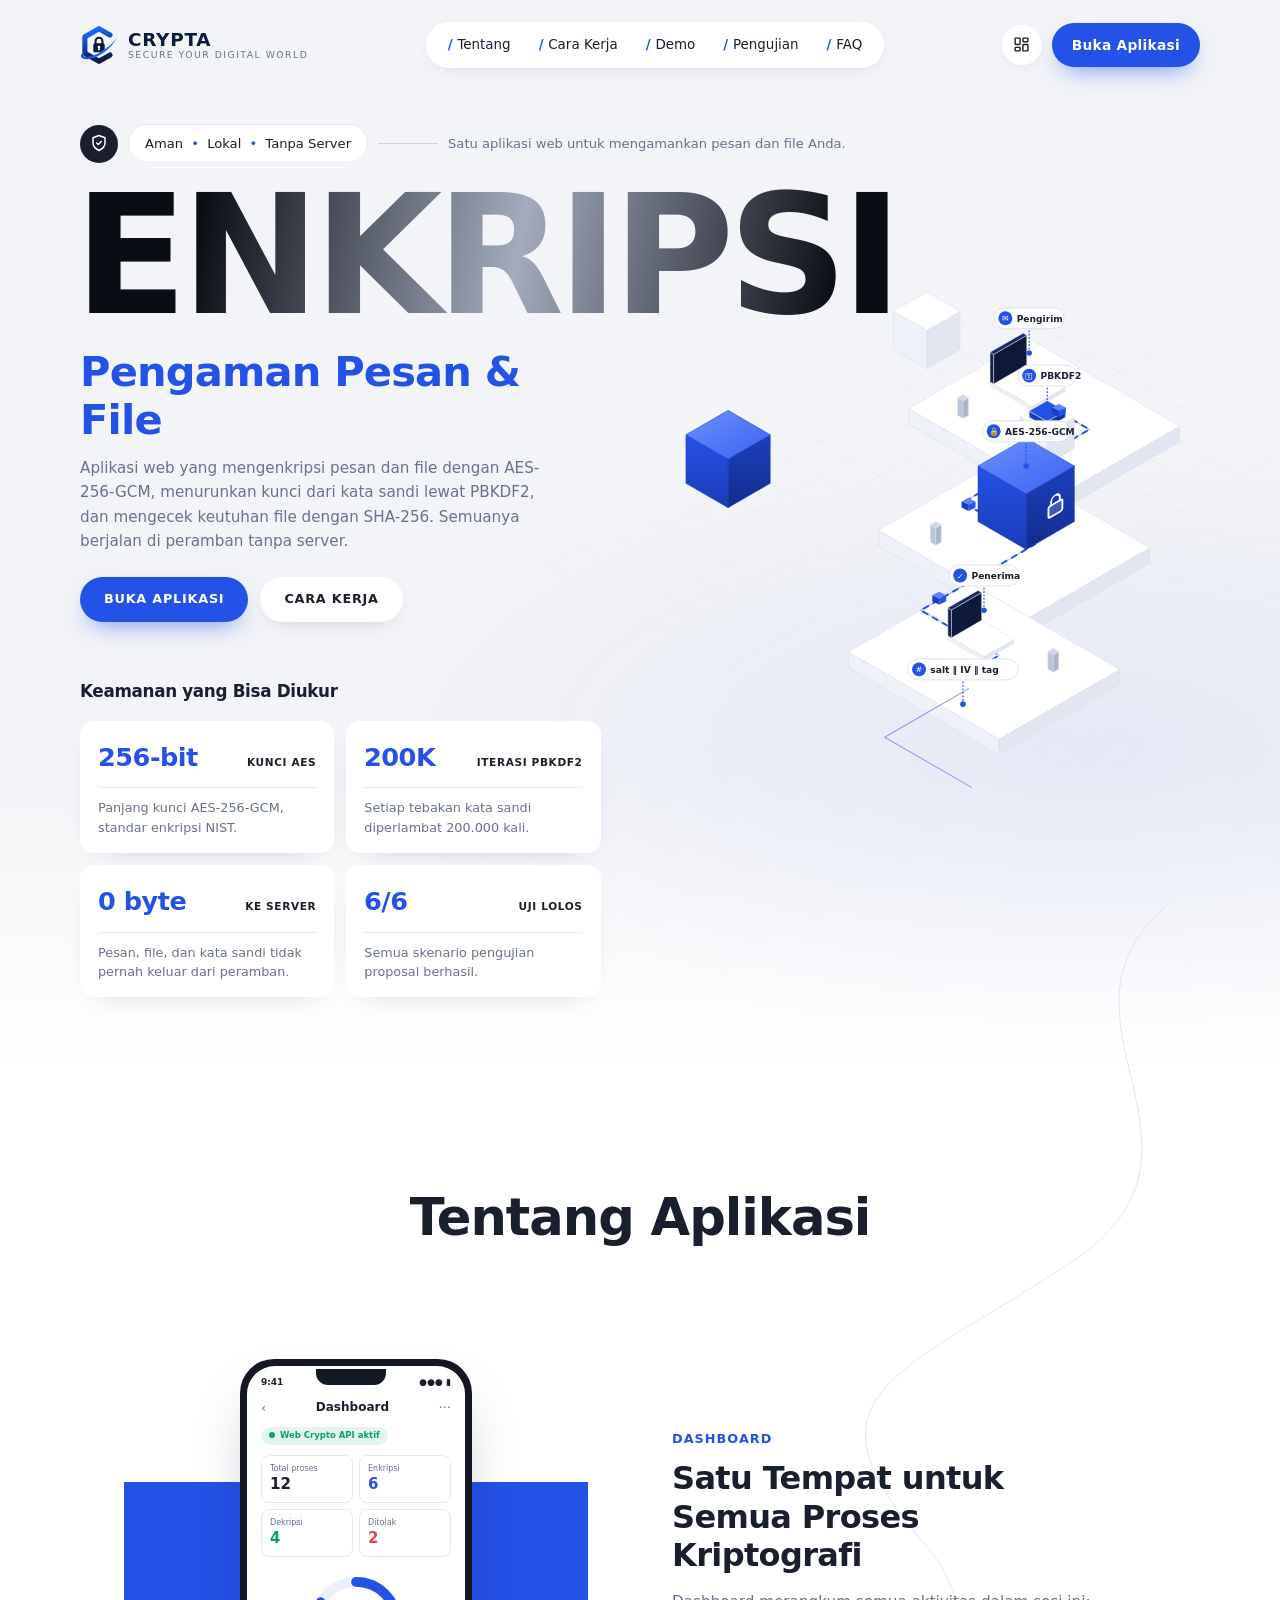
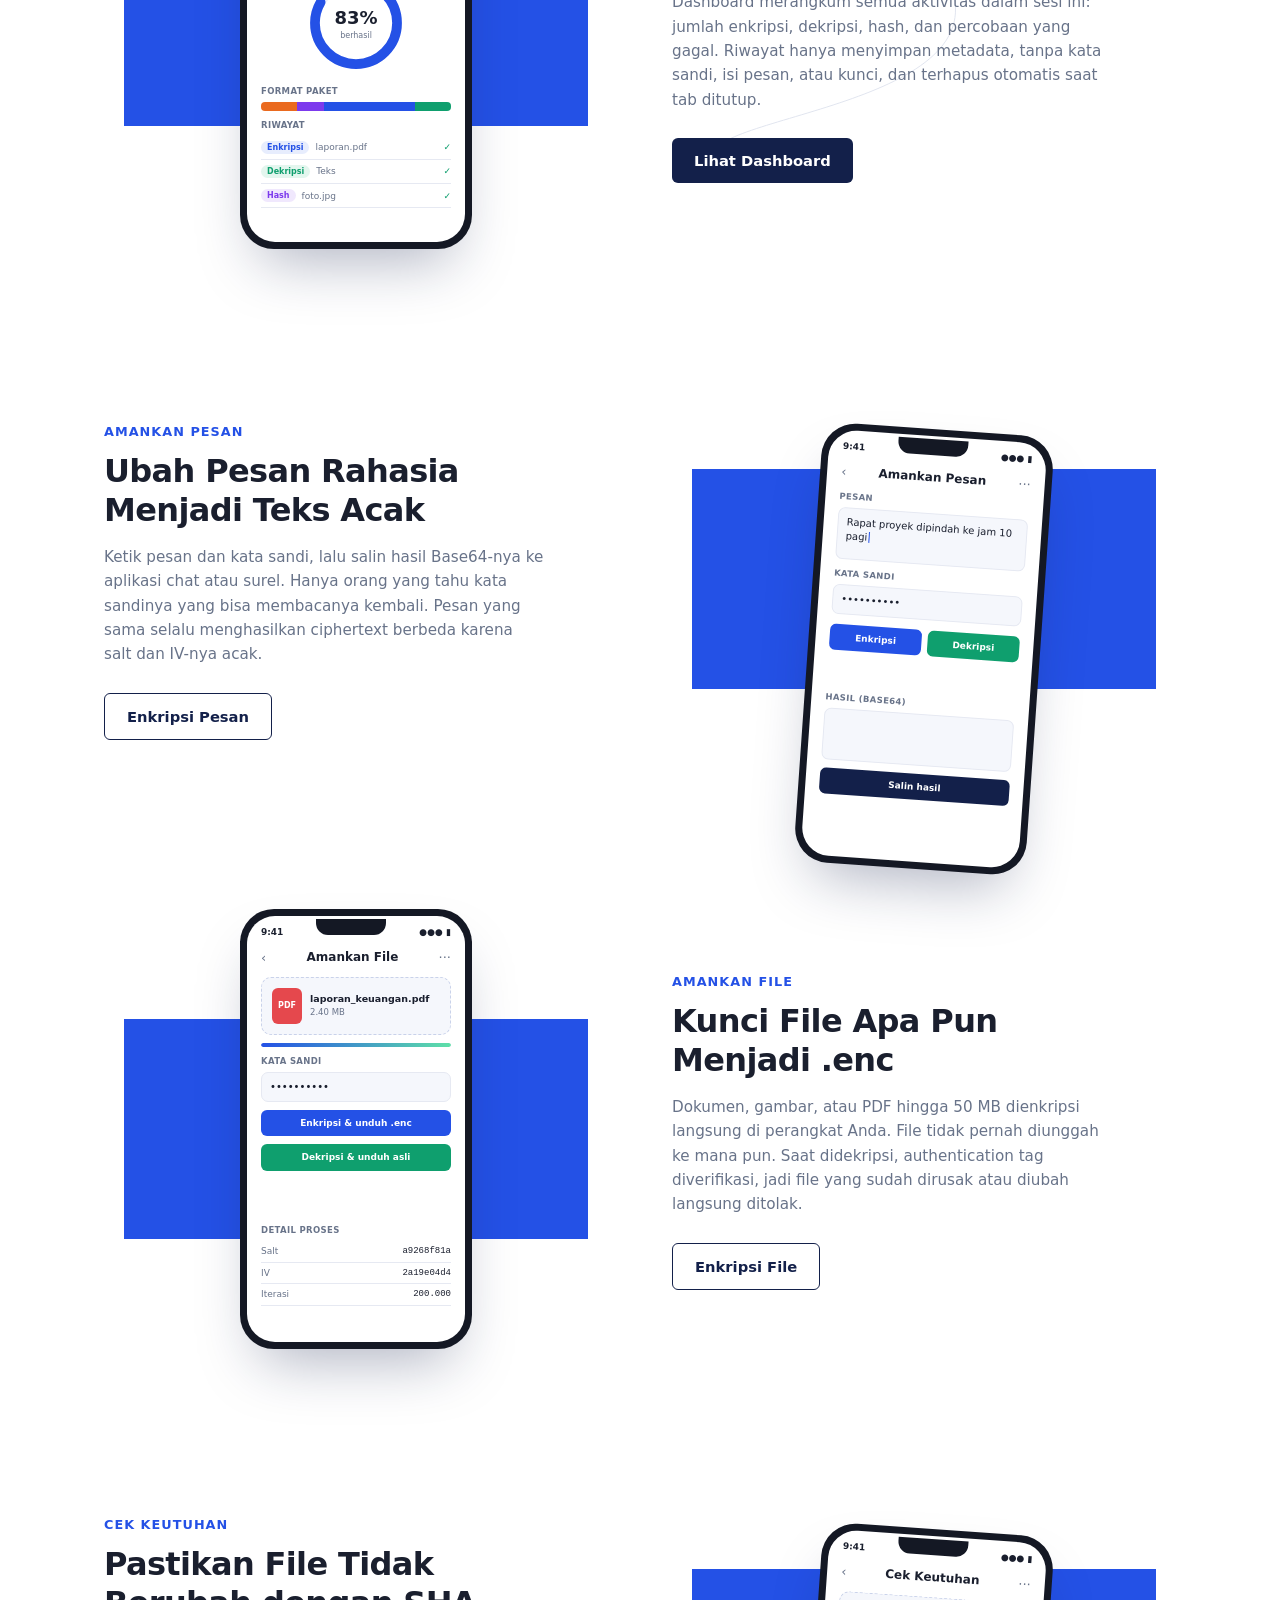
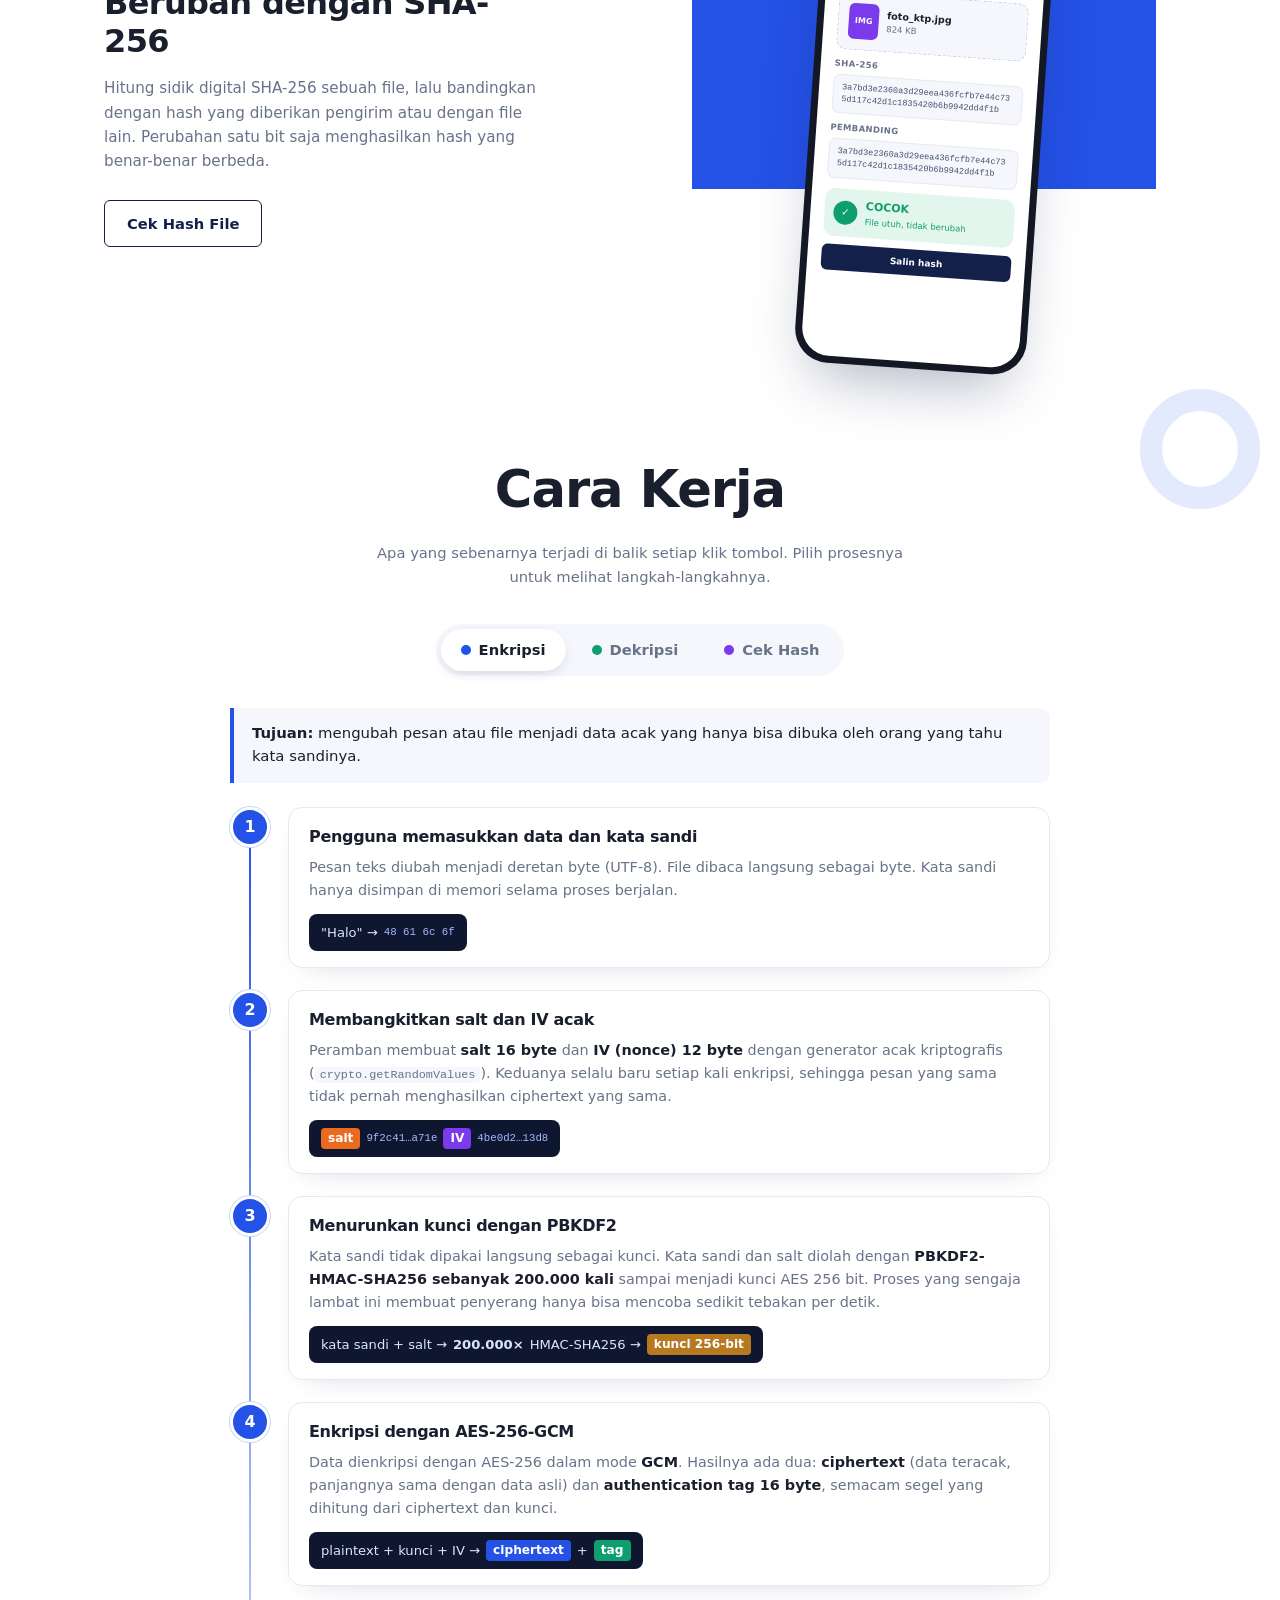
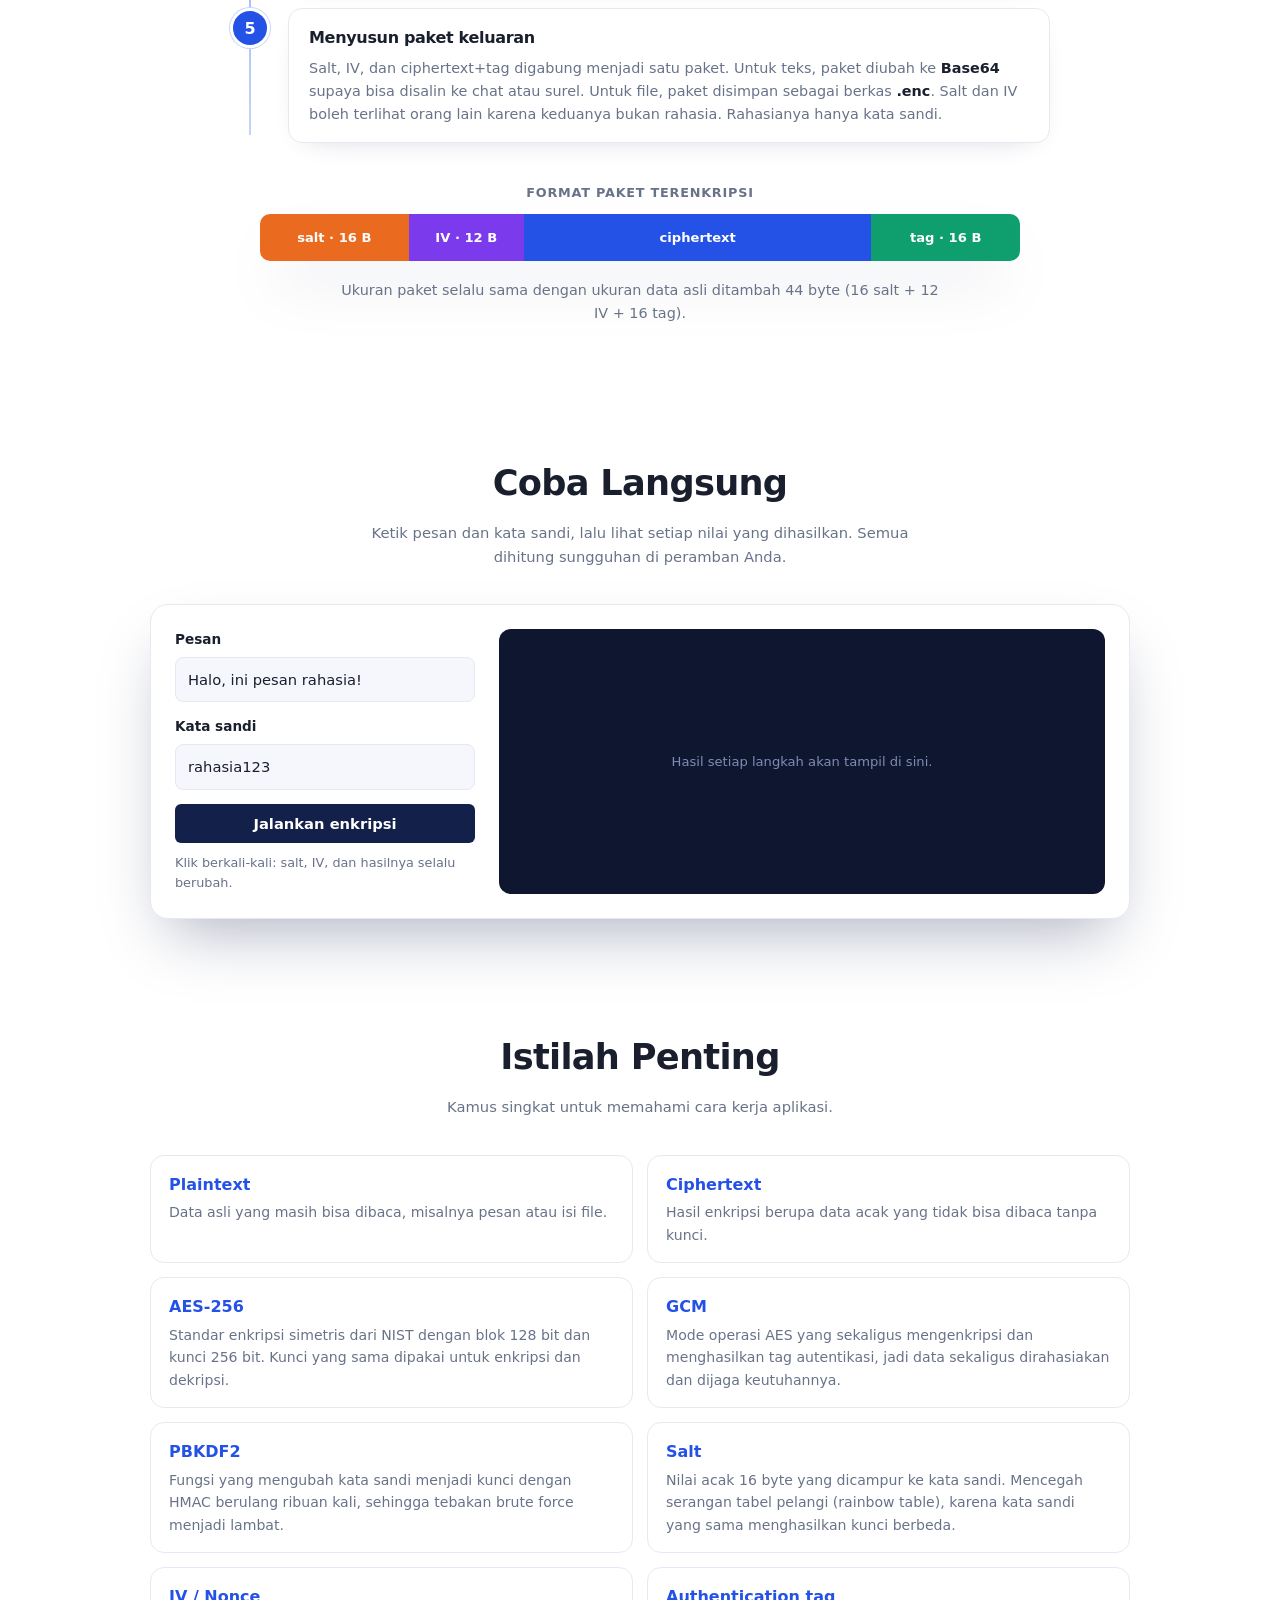
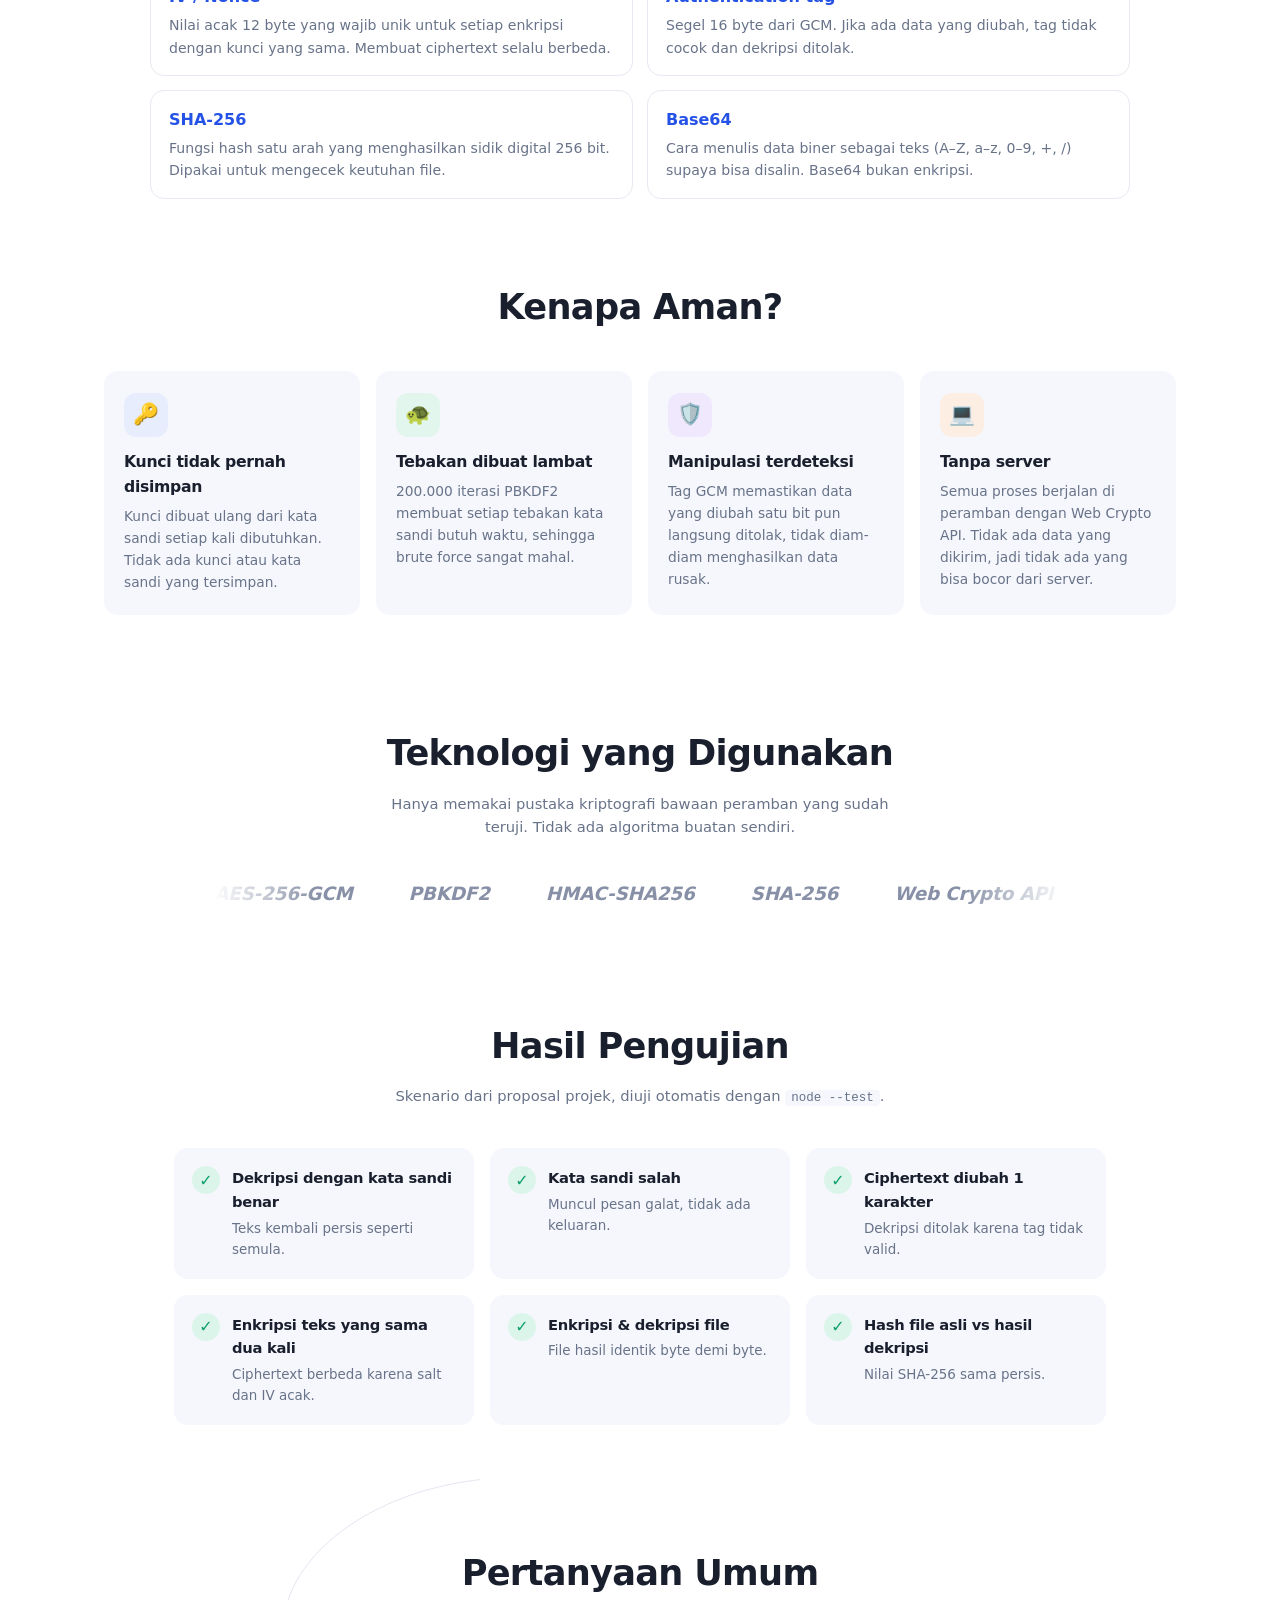
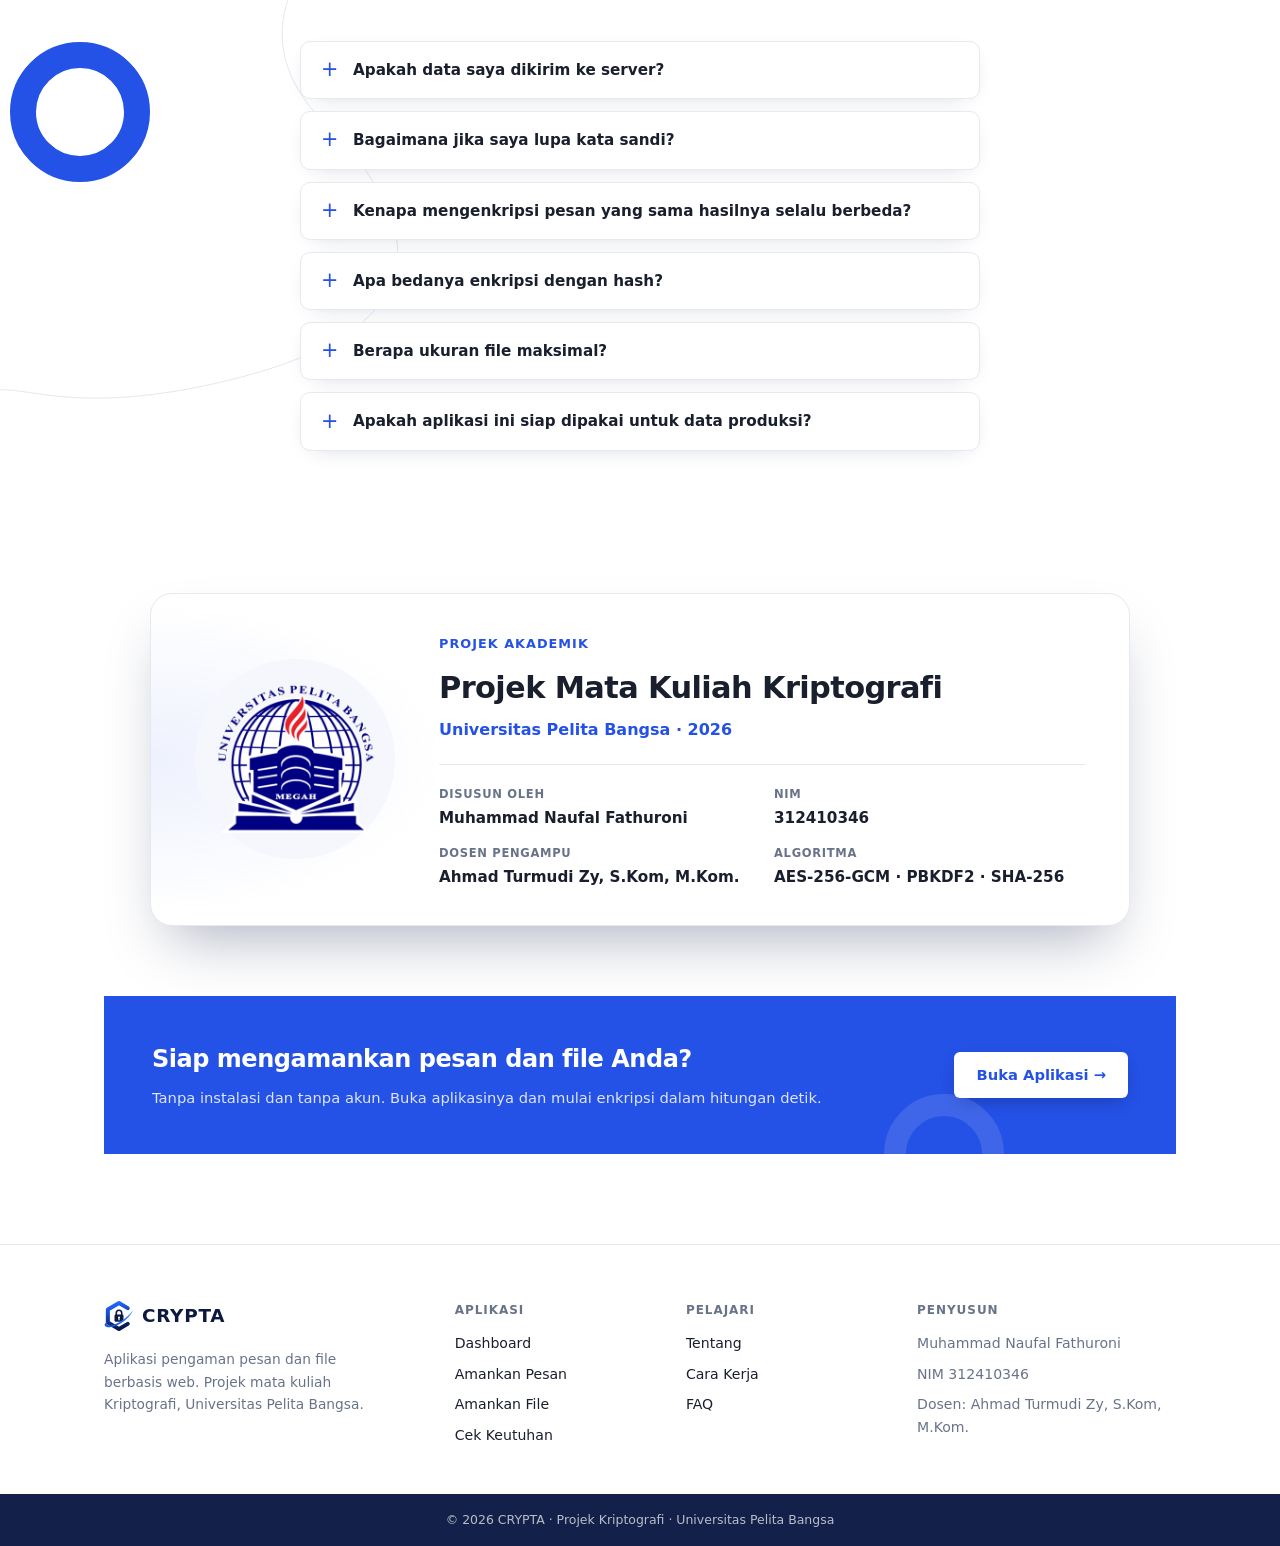
<file: index.html>
<!DOCTYPE html>
<html lang="id">
<head>
  <meta charset="UTF-8">
  <meta name="viewport" content="width=device-width, initial-scale=1.0">
  <title>CRYPTA: Pengaman Pesan dan File</title>
  <meta name="description" content="Aplikasi web pengaman pesan dan file dengan AES-256-GCM, PBKDF2, dan SHA-256. Berjalan sepenuhnya di peramban tanpa server.">
  <link rel="icon" type="image/svg+xml" href="assets/crypta-mark.svg">
  <link rel="stylesheet" href="css/landing.css">
  <link rel="stylesheet" href="css/animations.css">
</head>
<body>
  <div class="scroll-progress" aria-hidden="true"></div>

  <!-- ================= HERO ================= -->
  <header class="hero" id="beranda">
    <div class="particles" aria-hidden="true"></div>

    <nav class="topnav">
      <a class="nav-brand" href="#beranda">
        <span class="brand-mark"><img src="assets/crypta-mark.svg" alt="" width="34" height="34"></span>
        <span class="brand-text"><b>CRYPTA</b><small>Secure Your Digital World</small></span>
      </a>
      <ul class="nav-links">
        <li><a href="#tentang">Tentang</a></li>
        <li><a href="#cara-kerja">Cara Kerja</a></li>
        <li><a href="#demo">Demo</a></li>
        <li><a href="#pengujian">Pengujian</a></li>
        <li><a href="#faq">FAQ</a></li>
      </ul>
      <div class="nav-actions">
        <a class="nav-icon" href="app.html#dashboard" title="Dashboard" aria-label="Buka dashboard">
          <svg viewBox="0 0 24 24" fill="none" stroke="currentColor" stroke-width="2"><rect x="3" y="3" width="7" height="9" rx="1"/><rect x="14" y="3" width="7" height="5" rx="1"/><rect x="14" y="12" width="7" height="9" rx="1"/><rect x="3" y="16" width="7" height="5" rx="1"/></svg>
        </a>
        <a class="btn-pill accent" href="app.html">Buka Aplikasi</a>
        <button class="nav-toggle" aria-label="Buka menu" aria-expanded="false">
          <span></span><span></span><span></span>
        </button>
      </div>
    </nav>

    <div class="hero-main">
      <div class="hero-badge-row">
        <span class="hb-icon" aria-hidden="true">
          <svg viewBox="0 0 24 24" fill="none" stroke="currentColor" stroke-width="2" stroke-linecap="round" stroke-linejoin="round"><path d="M12 22s8-4 8-10V5l-8-3-8 3v7c0 6 8 10 8 10z"/><path d="M9 12l2 2 4-4"/></svg>
        </span>
        <span class="hb-pill">Aman <i>•</i> Lokal <i>•</i> Tanpa Server</span>
        <span class="hb-line" aria-hidden="true"></span>
        <span class="hb-note">Satu aplikasi web untuk mengamankan pesan dan file Anda.</span>
      </div>

      <h1 class="hero-word"><span class="scramble">ENKRIPSI</span></h1>

      <div class="hero-grid">
        <div class="hero-left">
          <h2 class="hero-sub">Pengaman Pesan &amp; File</h2>
          <p class="hero-desc">Aplikasi web yang mengenkripsi pesan dan file dengan AES-256-GCM, menurunkan kunci dari kata sandi lewat PBKDF2, dan mengecek keutuhan file dengan SHA-256. Semuanya berjalan di peramban tanpa server.</p>
          <div class="hero-btns">
            <a class="btn-pill accent" href="app.html">Buka Aplikasi</a>
            <a class="btn-pill light" href="#cara-kerja">Cara Kerja</a>
          </div>

          <h3 class="impact-title">Keamanan yang Bisa Diukur</h3>
          <div class="stat-cards">
            <div class="stat-card">
              <div class="sc-top"><span class="sc-num" data-to="256" data-suffix="-bit">256-bit</span><span class="sc-label">Kunci AES</span></div>
              <p>Panjang kunci AES-256-GCM, standar enkripsi NIST.</p>
            </div>
            <div class="stat-card">
              <div class="sc-top"><span class="sc-num" data-to="200" data-suffix="K">200K</span><span class="sc-label">Iterasi PBKDF2</span></div>
              <p>Setiap tebakan kata sandi diperlambat 200.000 kali.</p>
            </div>
            <div class="stat-card">
              <div class="sc-top"><span class="sc-num">0 byte</span><span class="sc-label">Ke server</span></div>
              <p>Pesan, file, dan kata sandi tidak pernah keluar dari peramban.</p>
            </div>
            <div class="stat-card">
              <div class="sc-top"><span class="sc-num" data-to="6" data-suffix="/6">6/6</span><span class="sc-label">Uji lolos</span></div>
              <p>Semua skenario pengujian proposal berhasil.</p>
            </div>
          </div>
        </div>

        <div class="hero-visual">
          <svg class="iso-scene" viewBox="-165 -12 708 646" xmlns="http://www.w3.org/2000/svg" role="img" aria-label="Ilustrasi alur enkripsi: pengirim, PBKDF2, brankas AES-256-GCM, penerima"><defs>
<linearGradient id="gTop" x1="0" y1="0" x2="1" y2="1"><stop offset="0" stop-color="#6d8fff"/><stop offset="1" stop-color="#3a63f0"/></linearGradient>
<linearGradient id="gLeft" x1="0" y1="0" x2="0" y2="1"><stop offset="0" stop-color="#2451e6"/><stop offset="1" stop-color="#1a3cb8"/></linearGradient>
<linearGradient id="gRight" x1="0" y1="0" x2="0" y2="1"><stop offset="0" stop-color="#1b3fc0"/><stop offset="1" stop-color="#132d8c"/></linearGradient>
</defs><polyline points="300.0,40.0 -254.3,360.0" stroke="#e9ecf3" stroke-width=".7" fill="none"/><polyline points="300.0,40.0 854.3,360.0" stroke="#e9ecf3" stroke-width=".7" fill="none"/><polyline points="334.6,60.0 -219.6,380.0" stroke="#e9ecf3" stroke-width=".7" fill="none"/><polyline points="265.4,60.0 819.6,380.0" stroke="#e9ecf3" stroke-width=".7" fill="none"/><polyline points="369.3,80.0 -185.0,400.0" stroke="#e9ecf3" stroke-width=".7" fill="none"/><polyline points="230.7,80.0 785.0,400.0" stroke="#e9ecf3" stroke-width=".7" fill="none"/><polyline points="403.9,100.0 -150.3,420.0" stroke="#e9ecf3" stroke-width=".7" fill="none"/><polyline points="196.1,100.0 750.3,420.0" stroke="#e9ecf3" stroke-width=".7" fill="none"/><polyline points="438.6,120.0 -115.7,440.0" stroke="#e9ecf3" stroke-width=".7" fill="none"/><polyline points="161.4,120.0 715.7,440.0" stroke="#e9ecf3" stroke-width=".7" fill="none"/><polyline points="473.2,140.0 -81.1,460.0" stroke="#e9ecf3" stroke-width=".7" fill="none"/><polyline points="126.8,140.0 681.1,460.0" stroke="#e9ecf3" stroke-width=".7" fill="none"/><polyline points="507.8,160.0 -46.4,480.0" stroke="#e9ecf3" stroke-width=".7" fill="none"/><polyline points="92.2,160.0 646.4,480.0" stroke="#e9ecf3" stroke-width=".7" fill="none"/><polyline points="542.5,180.0 -11.8,500.0" stroke="#e9ecf3" stroke-width=".7" fill="none"/><polyline points="57.5,180.0 611.8,500.0" stroke="#e9ecf3" stroke-width=".7" fill="none"/><polyline points="577.1,200.0 22.9,520.0" stroke="#e9ecf3" stroke-width=".7" fill="none"/><polyline points="22.9,200.0 577.1,520.0" stroke="#e9ecf3" stroke-width=".7" fill="none"/><polyline points="611.8,220.0 57.5,540.0" stroke="#e9ecf3" stroke-width=".7" fill="none"/><polyline points="-11.8,220.0 542.5,540.0" stroke="#e9ecf3" stroke-width=".7" fill="none"/><polyline points="646.4,240.0 92.2,560.0" stroke="#e9ecf3" stroke-width=".7" fill="none"/><polyline points="-46.4,240.0 507.8,560.0" stroke="#e9ecf3" stroke-width=".7" fill="none"/><polyline points="681.1,260.0 126.8,580.0" stroke="#e9ecf3" stroke-width=".7" fill="none"/><polyline points="-81.1,260.0 473.2,580.0" stroke="#e9ecf3" stroke-width=".7" fill="none"/><polyline points="715.7,280.0 161.4,600.0" stroke="#e9ecf3" stroke-width=".7" fill="none"/><polyline points="-115.7,280.0 438.6,600.0" stroke="#e9ecf3" stroke-width=".7" fill="none"/><polyline points="750.3,300.0 196.1,620.0" stroke="#e9ecf3" stroke-width=".7" fill="none"/><polyline points="-150.3,300.0 403.9,620.0" stroke="#e9ecf3" stroke-width=".7" fill="none"/><polyline points="785.0,320.0 230.7,640.0" stroke="#e9ecf3" stroke-width=".7" fill="none"/><polyline points="-185.0,320.0 369.3,640.0" stroke="#e9ecf3" stroke-width=".7" fill="none"/><polyline points="819.6,340.0 265.4,660.0" stroke="#e9ecf3" stroke-width=".7" fill="none"/><polyline points="-219.6,340.0 334.6,660.0" stroke="#e9ecf3" stroke-width=".7" fill="none"/><polyline points="854.3,360.0 300.0,680.0" stroke="#e9ecf3" stroke-width=".7" fill="none"/><polyline points="-254.3,360.0 300.0,680.0" stroke="#e9ecf3" stroke-width=".7" fill="none"/><g><polygon points="161.4,200.0 334.6,300.0 334.6,282.0 161.4,182.0" fill="#eef1f7" stroke="#d9deea" stroke-width=".6"/><polygon points="473.2,220.0 334.6,300.0 334.6,282.0 473.2,202.0" fill="#e1e6f0" stroke="#d9deea" stroke-width=".6"/><polygon points="300.0,102.0 473.2,202.0 334.6,282.0 161.4,182.0" fill="#ffffff" stroke="#d9deea" stroke-width=".6"/></g><g><polygon points="126.8,340.0 300.0,440.0 300.0,422.0 126.8,322.0" fill="#eef1f7" stroke="#d9deea" stroke-width=".6"/><polygon points="438.6,360.0 300.0,440.0 300.0,422.0 438.6,342.0" fill="#e1e6f0" stroke="#d9deea" stroke-width=".6"/><polygon points="265.4,242.0 438.6,342.0 300.0,422.0 126.8,322.0" fill="#ffffff" stroke="#d9deea" stroke-width=".6"/></g><g><polygon points="92.2,480.0 265.4,580.0 265.4,562.0 92.2,462.0" fill="#eef1f7" stroke="#d9deea" stroke-width=".6"/><polygon points="403.9,500.0 265.4,580.0 265.4,562.0 403.9,482.0" fill="#e1e6f0" stroke="#d9deea" stroke-width=".6"/><polygon points="230.7,382.0 403.9,482.0 265.4,562.0 92.2,462.0" fill="#ffffff" stroke="#d9deea" stroke-width=".6"/></g><path id="isoRoute" d="M 293.1 162.0 L 369.3 206.0 L 223.8 290.0 L 306.9 338.0 L 175.3 414.0 L 265.4 466.0 L 230.7 486.0" fill="none" stroke="#2451e6" stroke-width="2.2" stroke-linecap="round" stroke-linejoin="round" opacity=".25"/><path class="iso-flow" d="M 293.1 162.0 L 369.3 206.0 L 223.8 290.0 L 306.9 338.0 L 175.3 414.0 L 265.4 466.0 L 230.7 486.0" fill="none" stroke="#2451e6" stroke-width="2.2" stroke-linecap="round" stroke-linejoin="round" stroke-dasharray="6 7"/><polyline points="230.7,504.0 133.7,560.0 234.2,618.0" fill="none" stroke="#2451e6" stroke-width="1.2" opacity=".5"/><g><polygon points="255.0,156.0 303.5,184.0 303.5,179.2 255.0,151.2" fill="#eef1f7" stroke="#d9deea" stroke-width=".6"/><polygon points="341.6,162.0 303.5,184.0 303.5,179.2 341.6,157.2" fill="#e1e6f0" stroke="#d9deea" stroke-width=".6"/><polygon points="293.1,129.2 341.6,157.2 303.5,179.2 255.0,151.2" fill="#ffffff" stroke="#d9deea" stroke-width=".6"/></g><g><polygon points="255.0,151.2 259.1,153.6 259.1,119.6 255.0,117.2" fill="#13204a" stroke="#d9deea" stroke-width=".6"/><polygon points="297.2,131.6 259.1,153.6 259.1,119.6 297.2,97.6" fill="#0e1838" stroke="#d9deea" stroke-width=".6"/><polygon points="293.1,95.2 297.2,97.6 259.1,119.6 255.0,117.2" fill="#1b2a5c" stroke="#d9deea" stroke-width=".6"/></g><g><polygon points="289.6,228.0 320.8,246.0 320.8,210.0 289.6,192.0" fill="#eef1f7" stroke="#d9deea" stroke-width=".6"/><polygon points="352.0,228.0 320.8,246.0 320.8,210.0 352.0,192.0" fill="#e1e6f0" stroke="#d9deea" stroke-width=".6"/><polygon points="320.8,174.0 352.0,192.0 320.8,210.0 289.6,192.0" fill="#ffffff" stroke="#d9deea" stroke-width=".6"/></g><g><polygon points="300.0,192.0 320.8,204.0 320.8,196.8 300.0,184.8" fill="#1b3fc0" stroke="#d9deea" stroke-width=".6"/><polygon points="341.6,192.0 320.8,204.0 320.8,196.8 341.6,184.8" fill="#16329a" stroke="#d9deea" stroke-width=".6"/><polygon points="320.8,172.8 341.6,184.8 320.8,196.8 300.0,184.8" fill="#2451e6" stroke="#d9deea" stroke-width=".6"/></g><g class="iso-vault"><polygon points="241.1,312.0 296.5,344.0 296.5,280.0 241.1,248.0" fill="url(#gLeft)" stroke="#1b3fc0" stroke-width=".6"/><polygon points="352.0,312.0 296.5,344.0 296.5,280.0 352.0,248.0" fill="url(#gRight)" stroke="#1b3fc0" stroke-width=".6"/><polygon points="296.5,216.0 352.0,248.0 296.5,280.0 241.1,248.0" fill="url(#gTop)" stroke="#1b3fc0" stroke-width=".6"/></g><g><polygon points="206.5,448.0 248.0,472.0 248.0,467.2 206.5,443.2" fill="#eef1f7" stroke="#d9deea" stroke-width=".6"/><polygon points="282.7,452.0 248.0,472.0 248.0,467.2 282.7,447.2" fill="#e1e6f0" stroke="#d9deea" stroke-width=".6"/><polygon points="241.1,423.2 282.7,447.2 248.0,467.2 206.5,443.2" fill="#ffffff" stroke="#d9deea" stroke-width=".6"/></g><g><polygon points="206.5,443.2 210.6,445.6 210.6,413.6 206.5,411.2" fill="#13204a" stroke="#d9deea" stroke-width=".6"/><polygon points="245.3,425.6 210.6,445.6 210.6,413.6 245.3,393.6" fill="#0e1838" stroke="#d9deea" stroke-width=".6"/><polygon points="241.1,391.2 245.3,393.6 210.6,413.6 206.5,411.2" fill="#1b2a5c" stroke="#d9deea" stroke-width=".6"/></g><g><polygon points="217.6,189.6 223.8,193.2 223.8,173.2 217.6,169.6" fill="#bcc5d8" stroke="#d9deea" stroke-width=".6"/><polygon points="230.0,189.6 223.8,193.2 223.8,173.2 230.0,169.6" fill="#aab4ca" stroke="#d9deea" stroke-width=".6"/><polygon points="223.8,166.0 230.0,169.6 223.8,173.2 217.6,169.6" fill="#cfd6e6" stroke="#d9deea" stroke-width=".6"/></g><g><polygon points="186.4,335.6 192.6,339.2 192.6,319.2 186.4,315.6" fill="#bcc5d8" stroke="#d9deea" stroke-width=".6"/><polygon points="198.8,335.6 192.6,339.2 192.6,319.2 198.8,315.6" fill="#aab4ca" stroke="#d9deea" stroke-width=".6"/><polygon points="192.6,312.0 198.8,315.6 192.6,319.2 186.4,315.6" fill="#cfd6e6" stroke="#d9deea" stroke-width=".6"/></g><g><polygon points="321.5,481.6 327.7,485.2 327.7,465.2 321.5,461.6" fill="#bcc5d8" stroke="#d9deea" stroke-width=".6"/><polygon points="333.9,481.6 327.7,485.2 327.7,465.2 333.9,461.6" fill="#aab4ca" stroke="#d9deea" stroke-width=".6"/><polygon points="327.7,458.0 333.9,461.6 327.7,465.2 321.5,461.6" fill="#cfd6e6" stroke="#d9deea" stroke-width=".6"/></g><g transform="translate(324.2,300.0) skewY(-30)" fill="none" stroke="#fff" stroke-width="2.2" stroke-linecap="round"><rect x="-2" y="-6" width="16" height="13" rx="2" fill="#fff" fill-opacity=".18"/><path d="M1 -6 V-10 a5 5 0 0 1 10 0 V-6"/></g><g class="iso-packet"><g><polygon points="0,-9 8,-5 0,-1 -8,-5" fill="#5b82ff"/><polygon points="-8,-5 0,-1 0,6 -8,2" fill="#1b3fc0"/><polygon points="0,-1 8,-5 8,2 0,6" fill="#2451e6"/></g><animateMotion dur="6.6s" begin="0s" repeatCount="indefinite" rotate="0"><mpath href="#isoRoute"/></animateMotion></g><g class="iso-packet"><g><polygon points="0,-9 8,-5 0,-1 -8,-5" fill="#5b82ff"/><polygon points="-8,-5 0,-1 0,6 -8,2" fill="#1b3fc0"/><polygon points="0,-1 8,-5 8,2 0,6" fill="#2451e6"/></g><animateMotion dur="6.6s" begin="-2.2s" repeatCount="indefinite" rotate="0"><mpath href="#isoRoute"/></animateMotion></g><g class="iso-packet"><g><polygon points="0,-9 8,-5 0,-1 -8,-5" fill="#5b82ff"/><polygon points="-8,-5 0,-1 0,6 -8,2" fill="#1b3fc0"/><polygon points="0,-1 8,-5 8,2 0,6" fill="#2451e6"/></g><animateMotion dur="6.6s" begin="-4.4s" repeatCount="indefinite" rotate="0"><mpath href="#isoRoute"/></animateMotion></g><g class="iso-float-a"><g><polygon points="-94.9,268.0 -46.4,296.0 -46.4,240.0 -94.9,212.0" fill="url(#gLeft)" stroke="#1b3fc0" stroke-width=".6"/><polygon points="2.1,268.0 -46.4,296.0 -46.4,240.0 2.1,212.0" fill="url(#gRight)" stroke="#1b3fc0" stroke-width=".6"/><polygon points="-46.4,184.0 2.1,212.0 -46.4,240.0 -94.9,212.0" fill="url(#gTop)" stroke="#1b3fc0" stroke-width=".6"/></g></g><g class="iso-float-b"><g><polygon points="144.1,114.0 182.2,136.0 182.2,92.0 144.1,70.0" fill="#eef1f7" stroke="#d9deea" stroke-width=".6"/><polygon points="220.3,114.0 182.2,136.0 182.2,92.0 220.3,70.0" fill="#e1e6f0" stroke="#d9deea" stroke-width=".6"/><polygon points="182.2,48.0 220.3,70.0 182.2,92.0 144.1,70.0" fill="#ffffff" stroke="#d9deea" stroke-width=".6"/></g></g><g class="iso-pin" transform="translate(300.0,118.0)"><line x1="0" y1="0" x2="0" y2="-26" stroke="#2451e6" stroke-width="1.4" stroke-dasharray="2 2"/><g class="pin-float"><rect x="-40.4" y="-52" width="80.8" height="24" rx="12" fill="#fff" stroke="#d9deea"/><circle cx="-27.4" cy="-40" r="8" fill="#2451e6"/><text x="-27.4" y="-36.5" text-anchor="middle" font-size="9" fill="#fff">✉</text><text x="-14.4" y="-36" font-size="10.5" font-weight="700" fill="#1a1f2e">Pengirim</text></g><circle r="3.2" fill="#2451e6"/></g><g class="iso-pin" transform="translate(320.8,184.0)"><line x1="0" y1="0" x2="0" y2="-26" stroke="#2451e6" stroke-width="1.4" stroke-dasharray="2 2"/><g class="pin-float"><rect x="-33.8" y="-52" width="67.6" height="24" rx="12" fill="#fff" stroke="#d9deea"/><circle cx="-20.8" cy="-40" r="8" fill="#2451e6"/><text x="-20.8" y="-36.5" text-anchor="middle" font-size="9" fill="#fff">⚿</text><text x="-7.8" y="-36" font-size="10.5" font-weight="700" fill="#1a1f2e">PBKDF2</text></g><circle r="3.2" fill="#2451e6"/></g><g class="iso-pin" transform="translate(296.5,248.0)"><line x1="0" y1="0" x2="0" y2="-26" stroke="#2451e6" stroke-width="1.4" stroke-dasharray="2 2"/><g class="pin-float"><rect x="-50.3" y="-52" width="100.6" height="24" rx="12" fill="#fff" stroke="#d9deea"/><circle cx="-37.3" cy="-40" r="8" fill="#2451e6"/><text x="-37.3" y="-36.5" text-anchor="middle" font-size="9" fill="#fff">🔒</text><text x="-24.3" y="-36" font-size="10.5" font-weight="700" fill="#1a1f2e">AES-256-GCM</text></g><circle r="3.2" fill="#2451e6"/></g><g class="iso-pin" transform="translate(248.0,414.0)"><line x1="0" y1="0" x2="0" y2="-26" stroke="#2451e6" stroke-width="1.4" stroke-dasharray="2 2"/><g class="pin-float"><rect x="-40.4" y="-52" width="80.8" height="24" rx="12" fill="#fff" stroke="#d9deea"/><circle cx="-27.4" cy="-40" r="8" fill="#2451e6"/><text x="-27.4" y="-36.5" text-anchor="middle" font-size="9" fill="#fff">✓</text><text x="-14.4" y="-36" font-size="10.5" font-weight="700" fill="#1a1f2e">Penerima</text></g><circle r="3.2" fill="#2451e6"/></g><g class="iso-pin" transform="translate(223.8,522.0)"><line x1="0" y1="0" x2="0" y2="-26" stroke="#2451e6" stroke-width="1.4" stroke-dasharray="2 2"/><g class="pin-float"><rect x="-63.5" y="-52" width="127.0" height="24" rx="12" fill="#fff" stroke="#d9deea"/><circle cx="-50.5" cy="-40" r="8" fill="#2451e6"/><text x="-50.5" y="-36.5" text-anchor="middle" font-size="9" fill="#fff">#</text><text x="-37.5" y="-36" font-size="10.5" font-weight="700" fill="#1a1f2e">salt ‖ IV ‖ tag</text></g><circle r="3.2" fill="#2451e6"/></g></svg>
        </div>
      </div>
    </div>
  </header>

  <!-- ================= TENTANG ================= -->
  <section class="about" id="tentang">
    <svg class="curve curve-a" viewBox="0 0 600 900" fill="none" aria-hidden="true"><path d="M520 0C380 120 600 260 420 380S120 520 260 680 80 860 40 900"/></svg>
    <h2 class="section-heading">Tentang Aplikasi</h2>

    <div class="feature">
      <div class="feature-visual">
        <span class="feature-block"></span>
        <div class="phone" data-mock="dashboard"></div>
      </div>
      <div class="feature-text">
        <span class="eyebrow">Dashboard</span>
        <h3>Satu Tempat untuk Semua Proses Kriptografi</h3>
        <p>Dashboard merangkum semua aktivitas dalam sesi ini: jumlah enkripsi, dekripsi, hash, dan percobaan yang gagal. Riwayat hanya menyimpan metadata, tanpa kata sandi, isi pesan, atau kunci, dan terhapus otomatis saat tab ditutup.</p>
        <a class="btn btn-dark" href="app.html#dashboard">Lihat Dashboard</a>
      </div>
    </div>

    <div class="feature reverse">
      <div class="feature-visual">
        <span class="feature-block"></span>
        <div class="phone" data-mock="teks"></div>
      </div>
      <div class="feature-text">
        <span class="eyebrow">Amankan Pesan</span>
        <h3>Ubah Pesan Rahasia Menjadi Teks Acak</h3>
        <p>Ketik pesan dan kata sandi, lalu salin hasil Base64-nya ke aplikasi chat atau surel. Hanya orang yang tahu kata sandinya yang bisa membacanya kembali. Pesan yang sama selalu menghasilkan ciphertext berbeda karena salt dan IV-nya acak.</p>
        <a class="btn btn-outline" href="app.html#teks">Enkripsi Pesan</a>
      </div>
    </div>

    <div class="feature">
      <div class="feature-visual">
        <span class="feature-block"></span>
        <div class="phone" data-mock="file"></div>
      </div>
      <div class="feature-text">
        <span class="eyebrow">Amankan File</span>
        <h3>Kunci File Apa Pun Menjadi .enc</h3>
        <p>Dokumen, gambar, atau PDF hingga 50 MB dienkripsi langsung di perangkat Anda. File tidak pernah diunggah ke mana pun. Saat didekripsi, authentication tag diverifikasi, jadi file yang sudah dirusak atau diubah langsung ditolak.</p>
        <a class="btn btn-outline" href="app.html#file">Enkripsi File</a>
      </div>
    </div>

    <div class="feature reverse">
      <div class="feature-visual">
        <span class="feature-block"></span>
        <div class="phone" data-mock="hash"></div>
      </div>
      <div class="feature-text">
        <span class="eyebrow">Cek Keutuhan</span>
        <h3>Pastikan File Tidak Berubah dengan SHA-256</h3>
        <p>Hitung sidik digital SHA-256 sebuah file, lalu bandingkan dengan hash yang diberikan pengirim atau dengan file lain. Perubahan satu bit saja menghasilkan hash yang benar-benar berbeda.</p>
        <a class="btn btn-outline" href="app.html#hash">Cek Hash File</a>
      </div>
    </div>
  </section>

  <!-- ================= CARA KERJA ================= -->
  <section class="how" id="cara-kerja">
    <span class="deco ring ring-b" aria-hidden="true"></span>
    <h2 class="section-heading">Cara Kerja</h2>
    <p class="section-sub">Apa yang sebenarnya terjadi di balik setiap klik tombol. Pilih prosesnya untuk melihat langkah-langkahnya.</p>

    <div class="flow-tabs" role="tablist">
      <button class="flow-tab active" role="tab" aria-selected="true" data-flow="enkripsi">
        <span class="ft-dot bg-blue"></span>Enkripsi
      </button>
      <button class="flow-tab" role="tab" aria-selected="false" data-flow="dekripsi">
        <span class="ft-dot bg-green"></span>Dekripsi
      </button>
      <button class="flow-tab" role="tab" aria-selected="false" data-flow="hash">
        <span class="ft-dot bg-purple"></span>Cek Hash
      </button>
    </div>

    <!-- ===== Alur enkripsi ===== -->
    <div class="flow" id="flow-enkripsi" role="tabpanel">
      <p class="flow-intro"><b>Tujuan:</b> mengubah pesan atau file menjadi data acak yang hanya bisa dibuka oleh orang yang tahu kata sandinya.</p>
      <ol class="flow-steps">
        <li class="flow-step">
          <span class="fs-num">1</span>
          <div class="fs-body">
            <h4>Pengguna memasukkan data dan kata sandi</h4>
            <p>Pesan teks diubah menjadi deretan byte (UTF-8). File dibaca langsung sebagai byte. Kata sandi hanya disimpan di memori selama proses berjalan.</p>
            <div class="fs-chip">"Halo" → <code>48 61 6c 6f</code></div>
          </div>
        </li>
        <li class="flow-step">
          <span class="fs-num">2</span>
          <div class="fs-body">
            <h4>Membangkitkan salt dan IV acak</h4>
            <p>Peramban membuat <b>salt 16 byte</b> dan <b>IV (nonce) 12 byte</b> dengan generator acak kriptografis (<code>crypto.getRandomValues</code>). Keduanya selalu baru setiap kali enkripsi, sehingga pesan yang sama tidak pernah menghasilkan ciphertext yang sama.</p>
            <div class="fs-chip"><span class="tag-salt">salt</span> <code>9f2c41…a71e</code> <span class="tag-iv">IV</span> <code>4be0d2…13d8</code></div>
          </div>
        </li>
        <li class="flow-step">
          <span class="fs-num">3</span>
          <div class="fs-body">
            <h4>Menurunkan kunci dengan PBKDF2</h4>
            <p>Kata sandi tidak dipakai langsung sebagai kunci. Kata sandi dan salt diolah dengan <b>PBKDF2-HMAC-SHA256 sebanyak 200.000 kali</b> sampai menjadi kunci AES 256 bit. Proses yang sengaja lambat ini membuat penyerang hanya bisa mencoba sedikit tebakan per detik.</p>
            <div class="fs-chip">kata sandi + salt → <b>200.000×</b> HMAC-SHA256 → <span class="tag-key">kunci 256-bit</span></div>
          </div>
        </li>
        <li class="flow-step">
          <span class="fs-num">4</span>
          <div class="fs-body">
            <h4>Enkripsi dengan AES-256-GCM</h4>
            <p>Data dienkripsi dengan AES-256 dalam mode <b>GCM</b>. Hasilnya ada dua: <b>ciphertext</b> (data teracak, panjangnya sama dengan data asli) dan <b>authentication tag 16 byte</b>, semacam segel yang dihitung dari ciphertext dan kunci.</p>
            <div class="fs-chip">plaintext + kunci + IV → <span class="tag-ct">ciphertext</span> + <span class="tag-tag">tag</span></div>
          </div>
        </li>
        <li class="flow-step">
          <span class="fs-num">5</span>
          <div class="fs-body">
            <h4>Menyusun paket keluaran</h4>
            <p>Salt, IV, dan ciphertext+tag digabung menjadi satu paket. Untuk teks, paket diubah ke <b>Base64</b> supaya bisa disalin ke chat atau surel. Untuk file, paket disimpan sebagai berkas <b>.enc</b>. Salt dan IV boleh terlihat orang lain karena keduanya bukan rahasia. Rahasianya hanya kata sandi.</p>
          </div>
        </li>
      </ol>
    </div>

    <!-- ===== Alur dekripsi ===== -->
    <div class="flow" id="flow-dekripsi" role="tabpanel" hidden>
      <p class="flow-intro"><b>Tujuan:</b> mengembalikan data asli, sekaligus memastikan data tidak diubah sedikit pun sejak dienkripsi.</p>
      <ol class="flow-steps">
        <li class="flow-step">
          <span class="fs-num">1</span>
          <div class="fs-body">
            <h4>Pengguna memasukkan paket dan kata sandi</h4>
            <p>Teks Base64 diubah kembali menjadi byte, atau file .enc dibaca sebagai byte. Data yang terlalu pendek atau Base64 yang rusak langsung ditolak.</p>
          </div>
        </li>
        <li class="flow-step">
          <span class="fs-num">2</span>
          <div class="fs-body">
            <h4>Memecah paket</h4>
            <p>Karena formatnya tetap, aplikasi tahu persis di mana tiap bagian berada: <b>16 byte pertama</b> adalah salt, <b>12 byte berikutnya</b> adalah IV, dan sisanya adalah ciphertext beserta tag.</p>
            <div class="fs-chip"><span class="tag-salt">byte 0–15</span> <span class="tag-iv">byte 16–27</span> <span class="tag-ct">byte 28–…</span></div>
          </div>
        </li>
        <li class="flow-step">
          <span class="fs-num">3</span>
          <div class="fs-body">
            <h4>Menurunkan ulang kunci</h4>
            <p>Kata sandi yang diketik dan salt dari paket diolah lagi dengan PBKDF2 200.000 iterasi. Kata sandi dan salt yang sama pasti menghasilkan kunci yang sama. Kata sandi berbeda menghasilkan kunci yang sama sekali lain.</p>
          </div>
        </li>
        <li class="flow-step">
          <span class="fs-num">4</span>
          <div class="fs-body">
            <h4>Dekripsi dan verifikasi tag</h4>
            <p>AES-GCM menghitung ulang tag dari ciphertext dan kunci, lalu mencocokkannya dengan tag di paket. Perubahan <b>satu bit saja</b> di ciphertext, tag, IV, atau salt membuat tag tidak cocok.</p>
            <div class="fs-branch">
              <div class="branch ok"><b>✓ Tag cocok</b><span>Plaintext ditampilkan atau file asli diunduh.</span></div>
              <div class="branch bad"><b>✗ Tag tidak cocok</b><span>Muncul pesan galat dan tidak ada data yang dikeluarkan.</span></div>
            </div>
          </div>
        </li>
        <li class="flow-step">
          <span class="fs-num">5</span>
          <div class="fs-body">
            <h4>Kenapa kata sandi salah dan data rusak tidak dibedakan?</h4>
            <p>Dua-duanya membuat tag tidak cocok, dan memang sengaja tidak dibedakan. Penyerang jadi tidak mendapat petunjuk apa pun tentang bagian mana yang salah.</p>
          </div>
        </li>
      </ol>
    </div>

    <!-- ===== Alur hash ===== -->
    <div class="flow" id="flow-hash" role="tabpanel" hidden>
      <p class="flow-intro"><b>Tujuan:</b> memastikan sebuah file tidak berubah, misalnya file yang diunduh atau hasil dekripsi. Hash tidak memakai kata sandi dan tidak bisa dibalik.</p>
      <ol class="flow-steps">
        <li class="flow-step">
          <span class="fs-num">1</span>
          <div class="fs-body">
            <h4>Memilih file</h4>
            <p>File dibaca sebagai deretan byte di peramban. File tidak diunggah ke mana pun.</p>
          </div>
        </li>
        <li class="flow-step">
          <span class="fs-num">2</span>
          <div class="fs-body">
            <h4>Menghitung SHA-256</h4>
            <p>Seluruh byte file diproses fungsi hash <b>SHA-256</b> dan menghasilkan sidik digital 256 bit, ditampilkan sebagai 64 karakter heksadesimal. File sekecil atau sebesar apa pun selalu menghasilkan panjang yang sama.</p>
            <div class="fs-chip">file → SHA-256 → <code>3a7bd3e2…42dd4f1b</code></div>
          </div>
        </li>
        <li class="flow-step">
          <span class="fs-num">3</span>
          <div class="fs-body">
            <h4>Efek longsoran (avalanche)</h4>
            <p>Mengubah satu bit saja pada file menghasilkan hash yang benar-benar berbeda, bukan sekadar mirip. Karena itu perubahan sekecil apa pun pasti terlihat.</p>
            <div class="fs-chip mono-block"><span>"abc" → ba7816bf8f01cfea…</span><span>"abd" → a52d159f262b2c6d…</span></div>
          </div>
        </li>
        <li class="flow-step">
          <span class="fs-num">4</span>
          <div class="fs-body">
            <h4>Membandingkan hash</h4>
            <p>Hash dibandingkan dengan hash yang ditempel pengguna (misalnya dari pengirim) atau dengan hash file kedua.</p>
            <div class="fs-branch">
              <div class="branch ok"><b>✓ COCOK</b><span>File identik, tidak berubah.</span></div>
              <div class="branch bad"><b>✗ BEDA</b><span>File sudah berubah atau rusak.</span></div>
            </div>
          </div>
        </li>
      </ol>
    </div>

    <div class="packet">
      <span class="packet-title">Format paket terenkripsi</span>
      <div class="packet-bar">
        <span class="seg seg-salt">salt · 16 B</span>
        <span class="seg seg-iv">IV · 12 B</span>
        <span class="seg seg-ct">ciphertext</span>
        <span class="seg seg-tag">tag · 16 B</span>
      </div>
      <p>Ukuran paket selalu sama dengan ukuran data asli ditambah 44 byte (16 salt + 12 IV + 16 tag).</p>
    </div>
  </section>

  <!-- ================= DEMO LANGSUNG ================= -->
  <section class="demo" id="demo">
    <h2 class="section-heading small">Coba Langsung</h2>
    <p class="section-sub">Ketik pesan dan kata sandi, lalu lihat setiap nilai yang dihasilkan. Semua dihitung sungguhan di peramban Anda.</p>

    <div class="demo-card">
      <div class="demo-inputs">
        <label for="demo-msg">Pesan</label>
        <input type="text" id="demo-msg" value="Halo, ini pesan rahasia!" maxlength="120">
        <label for="demo-pw">Kata sandi</label>
        <input type="text" id="demo-pw" value="rahasia123" maxlength="64">
        <button id="demo-run" class="btn btn-dark demo-run">Jalankan enkripsi</button>
        <p class="demo-hint">Klik berkali-kali: salt, IV, dan hasilnya selalu berubah.</p>
      </div>

      <div class="demo-output" id="demo-output">
        <div class="demo-empty">Hasil setiap langkah akan tampil di sini.</div>
      </div>
    </div>

    <div class="demo-tests" id="demo-tests" hidden>
      <h4>Uji paket di atas</h4>
      <div class="demo-test-btns">
        <button class="btn btn-outline" data-test="ok">Dekripsi dengan kata sandi benar</button>
        <button class="btn btn-outline" data-test="wrong">Dekripsi dengan kata sandi salah</button>
        <button class="btn btn-outline" data-test="tamper">Ubah 1 bit ciphertext, lalu dekripsi</button>
      </div>
      <div class="demo-verdict" id="demo-verdict" hidden></div>
    </div>
  </section>

  <!-- ================= ISTILAH & KEAMANAN ================= -->
  <section class="glossary">
    <h2 class="section-heading small">Istilah Penting</h2>
    <p class="section-sub">Kamus singkat untuk memahami cara kerja aplikasi.</p>
    <dl class="gloss-grid">
      <div><dt>Plaintext</dt><dd>Data asli yang masih bisa dibaca, misalnya pesan atau isi file.</dd></div>
      <div><dt>Ciphertext</dt><dd>Hasil enkripsi berupa data acak yang tidak bisa dibaca tanpa kunci.</dd></div>
      <div><dt>AES-256</dt><dd>Standar enkripsi simetris dari NIST dengan blok 128 bit dan kunci 256 bit. Kunci yang sama dipakai untuk enkripsi dan dekripsi.</dd></div>
      <div><dt>GCM</dt><dd>Mode operasi AES yang sekaligus mengenkripsi dan menghasilkan tag autentikasi, jadi data sekaligus dirahasiakan dan dijaga keutuhannya.</dd></div>
      <div><dt>PBKDF2</dt><dd>Fungsi yang mengubah kata sandi menjadi kunci dengan HMAC berulang ribuan kali, sehingga tebakan brute force menjadi lambat.</dd></div>
      <div><dt>Salt</dt><dd>Nilai acak 16 byte yang dicampur ke kata sandi. Mencegah serangan tabel pelangi (rainbow table), karena kata sandi yang sama menghasilkan kunci berbeda.</dd></div>
      <div><dt>IV / Nonce</dt><dd>Nilai acak 12 byte yang wajib unik untuk setiap enkripsi dengan kunci yang sama. Membuat ciphertext selalu berbeda.</dd></div>
      <div><dt>Authentication tag</dt><dd>Segel 16 byte dari GCM. Jika ada data yang diubah, tag tidak cocok dan dekripsi ditolak.</dd></div>
      <div><dt>SHA-256</dt><dd>Fungsi hash satu arah yang menghasilkan sidik digital 256 bit. Dipakai untuk mengecek keutuhan file.</dd></div>
      <div><dt>Base64</dt><dd>Cara menulis data biner sebagai teks (A–Z, a–z, 0–9, +, /) supaya bisa disalin. Base64 bukan enkripsi.</dd></div>
    </dl>

    <h2 class="section-heading small why-heading">Kenapa Aman?</h2>
    <div class="why-grid">
      <div class="why-card">
        <span class="why-icon bg-blue">🔑</span>
        <h5>Kunci tidak pernah disimpan</h5>
        <p>Kunci dibuat ulang dari kata sandi setiap kali dibutuhkan. Tidak ada kunci atau kata sandi yang tersimpan.</p>
      </div>
      <div class="why-card">
        <span class="why-icon bg-green">🐢</span>
        <h5>Tebakan dibuat lambat</h5>
        <p>200.000 iterasi PBKDF2 membuat setiap tebakan kata sandi butuh waktu, sehingga brute force sangat mahal.</p>
      </div>
      <div class="why-card">
        <span class="why-icon bg-purple">🛡️</span>
        <h5>Manipulasi terdeteksi</h5>
        <p>Tag GCM memastikan data yang diubah satu bit pun langsung ditolak, tidak diam-diam menghasilkan data rusak.</p>
      </div>
      <div class="why-card">
        <span class="why-icon bg-orange">💻</span>
        <h5>Tanpa server</h5>
        <p>Semua proses berjalan di peramban dengan Web Crypto API. Tidak ada data yang dikirim, jadi tidak ada yang bisa bocor dari server.</p>
      </div>
    </div>
  </section>

  <!-- ================= TEKNOLOGI ================= -->
  <section class="tech">
    <h2 class="section-heading small">Teknologi yang Digunakan</h2>
    <p class="section-sub">Hanya memakai pustaka kriptografi bawaan peramban yang sudah teruji. Tidak ada algoritma buatan sendiri.</p>
    <div class="marquee">
      <ul class="tech-list">
        <li>AES-256-GCM</li>
        <li>PBKDF2</li>
        <li>HMAC-SHA256</li>
        <li>SHA-256</li>
        <li>Web Crypto API</li>
        <li>HTML5</li>
        <li>CSS3</li>
        <li>JavaScript</li>
      </ul>
    </div>
  </section>

  <!-- ================= HASIL PENGUJIAN ================= -->
  <section class="tests" id="pengujian">
    <h2 class="section-heading small">Hasil Pengujian</h2>
    <p class="section-sub">Skenario dari proposal projek, diuji otomatis dengan <code>node --test</code>.</p>
    <div class="test-grid">
      <div class="test-card"><span class="check">&#10003;</span><div><h5>Dekripsi dengan kata sandi benar</h5><p>Teks kembali persis seperti semula.</p></div></div>
      <div class="test-card"><span class="check">&#10003;</span><div><h5>Kata sandi salah</h5><p>Muncul pesan galat, tidak ada keluaran.</p></div></div>
      <div class="test-card"><span class="check">&#10003;</span><div><h5>Ciphertext diubah 1 karakter</h5><p>Dekripsi ditolak karena tag tidak valid.</p></div></div>
      <div class="test-card"><span class="check">&#10003;</span><div><h5>Enkripsi teks yang sama dua kali</h5><p>Ciphertext berbeda karena salt dan IV acak.</p></div></div>
      <div class="test-card"><span class="check">&#10003;</span><div><h5>Enkripsi &amp; dekripsi file</h5><p>File hasil identik byte demi byte.</p></div></div>
      <div class="test-card"><span class="check">&#10003;</span><div><h5>Hash file asli vs hasil dekripsi</h5><p>Nilai SHA-256 sama persis.</p></div></div>
    </div>
  </section>

  <!-- ================= FAQ ================= -->
  <section class="faq" id="faq">
    <svg class="curve curve-b" viewBox="0 0 600 700" fill="none" aria-hidden="true"><path d="M600 40C420 60 300 200 420 320S560 560 300 620 40 560 0 700"/></svg>
    <span class="deco half-ring" aria-hidden="true"></span>
    <h2 class="section-heading small">Pertanyaan Umum</h2>
    <div class="faq-list">
      <details>
        <summary>Apakah data saya dikirim ke server?</summary>
        <p>Tidak. Semua proses berjalan di peramban memakai Web Crypto API. Halaman tidak melakukan permintaan jaringan apa pun dengan data Anda.</p>
      </details>
      <details>
        <summary>Bagaimana jika saya lupa kata sandi?</summary>
        <p>Data tidak bisa dipulihkan. Kata sandi tidak disimpan di mana pun, dan tanpa kata sandi kunci AES tidak bisa diturunkan kembali. Simpan kata sandi Anda dengan baik.</p>
      </details>
      <details>
        <summary>Kenapa mengenkripsi pesan yang sama hasilnya selalu berbeda?</summary>
        <p>Setiap enkripsi memakai salt dan IV acak yang baru. Ini disengaja agar penyerang tidak bisa mengenali pesan yang sama dari ciphertext-nya.</p>
      </details>
      <details>
        <summary>Apa bedanya enkripsi dengan hash?</summary>
        <p>Enkripsi bisa dibalik dengan kata sandi yang benar. Gunanya merahasiakan isi. Hash tidak bisa dibalik dan tidak memakai kata sandi. Gunanya memastikan file tidak berubah.</p>
      </details>
      <details>
        <summary>Berapa ukuran file maksimal?</summary>
        <p>Aplikasi diuji untuk file hingga sekitar 50 MB, karena seluruh file diproses di memori peramban.</p>
      </details>
      <details>
        <summary>Apakah aplikasi ini siap dipakai untuk data produksi?</summary>
        <p>Aplikasi ini bersifat edukatif untuk mata kuliah Kriptografi dan belum melalui audit keamanan tingkat produksi.</p>
      </details>
    </div>
  </section>

  <!-- ================= PROJEK AKADEMIK ================= -->
  <section class="academic" id="projek">
    <div class="academic-card">
      <div class="academic-logo">
        <img src="assets/logo-upb.png" alt="Logo Universitas Pelita Bangsa" width="180" height="163">
      </div>
      <div class="academic-info">
        <span class="eyebrow">Projek Akademik</span>
        <h3>Projek Mata Kuliah Kriptografi</h3>
        <p class="academic-uni">Universitas Pelita Bangsa · 2026</p>
        <dl class="academic-meta">
          <div><dt>Disusun oleh</dt><dd>Muhammad Naufal Fathuroni</dd></div>
          <div><dt>NIM</dt><dd>312410346</dd></div>
          <div><dt>Dosen pengampu</dt><dd>Ahmad Turmudi Zy, S.Kom, M.Kom.</dd></div>
          <div><dt>Algoritma</dt><dd>AES-256-GCM · PBKDF2 · SHA-256</dd></div>
        </dl>
      </div>
    </div>
  </section>

  <!-- ================= CTA ================= -->
  <section class="cta-wrap">
    <div class="cta-banner">
      <span class="deco ring ring-c" aria-hidden="true"></span>
      <div>
        <h3>Siap mengamankan pesan dan file Anda?</h3>
        <p>Tanpa instalasi dan tanpa akun. Buka aplikasinya dan mulai enkripsi dalam hitungan detik.</p>
      </div>
      <a class="btn btn-white" href="app.html">Buka Aplikasi &rarr;</a>
    </div>
  </section>

  <!-- ================= FOOTER ================= -->
  <footer class="footer">
    <div class="footer-grid">
      <div>
        <a class="foot-brand" href="#beranda"><img src="assets/crypta-mark.svg" alt="" width="30" height="30">CRYPTA</a>
        <p>Aplikasi pengaman pesan dan file berbasis web. Projek mata kuliah Kriptografi, Universitas Pelita Bangsa.</p>
      </div>
      <div>
        <h6>Aplikasi</h6>
        <ul>
          <li><a href="app.html#dashboard">Dashboard</a></li>
          <li><a href="app.html#teks">Amankan Pesan</a></li>
          <li><a href="app.html#file">Amankan File</a></li>
          <li><a href="app.html#hash">Cek Keutuhan</a></li>
        </ul>
      </div>
      <div>
        <h6>Pelajari</h6>
        <ul>
          <li><a href="#tentang">Tentang</a></li>
          <li><a href="#cara-kerja">Cara Kerja</a></li>
          <li><a href="#faq">FAQ</a></li>
        </ul>
      </div>
      <div>
        <h6>Penyusun</h6>
        <ul class="plain">
          <li>Muhammad Naufal Fathuroni</li>
          <li>NIM 312410346</li>
          <li>Dosen: Ahmad Turmudi Zy, S.Kom, M.Kom.</li>
        </ul>
      </div>
    </div>
    <div class="copyright">&copy; 2026 CRYPTA · Projek Kriptografi · Universitas Pelita Bangsa</div>
  </footer>

  <script src="js/crypto-core.js"></script>
  <script src="js/landing.js"></script>
</body>
</html>
</file>
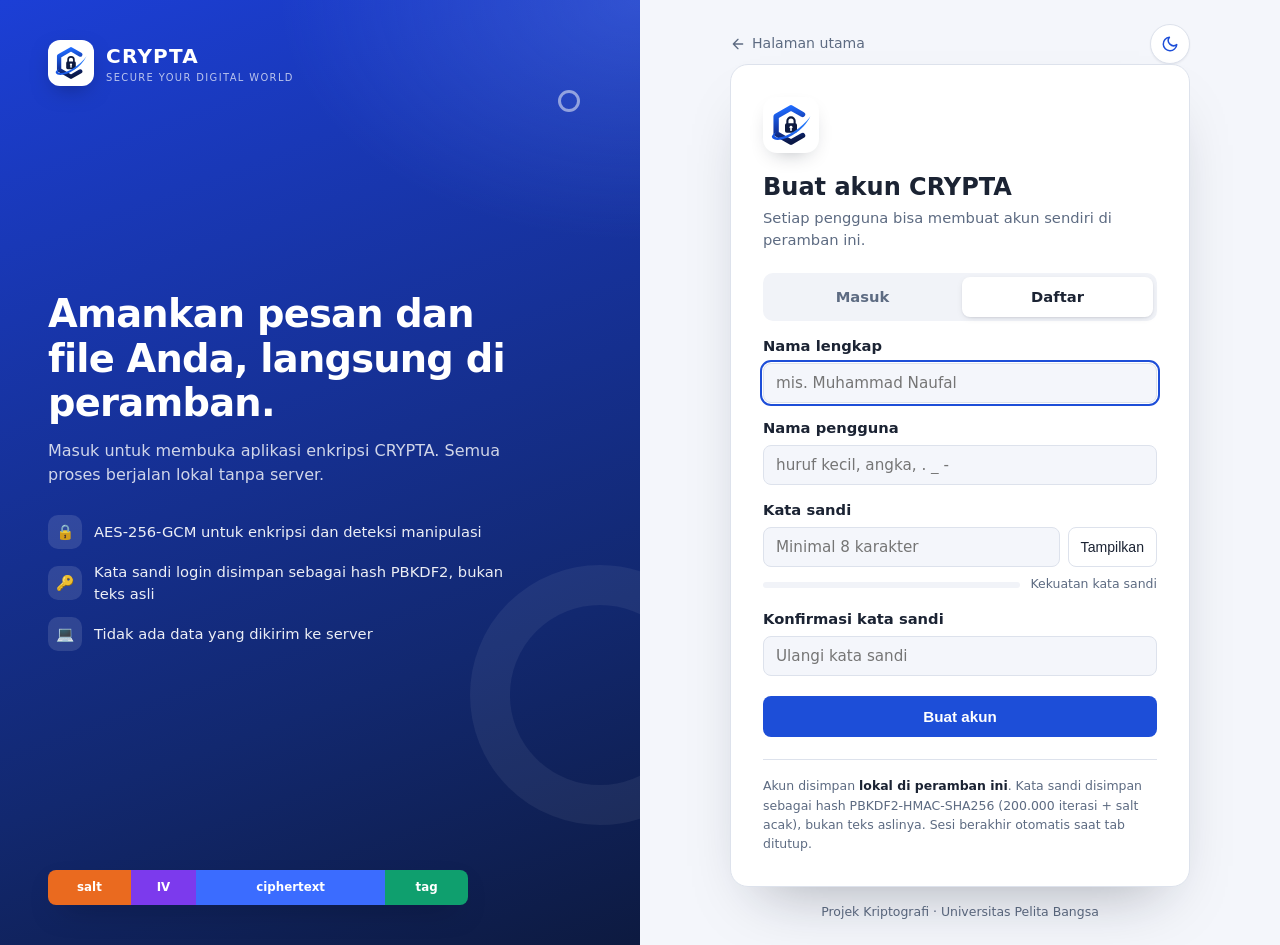
<file: app.html>
<!DOCTYPE html>
<html lang="id">
<head>
  <meta charset="UTF-8">
  <meta name="viewport" content="width=device-width, initial-scale=1.0">
  <title>CRYPTA: Aplikasi Pengaman Pesan dan File</title>
  <script>
    // Belum masuk? Arahkan ke halaman login, lalu kembali ke tab yang diminta.
    try {
      if (!sessionStorage.getItem('kripto.sesi')) {
        location.replace('login.html?next=' + encodeURIComponent('app.html' + location.hash));
      }
    } catch (e) {}
    try {
      var t = localStorage.getItem('kripto.theme');
      if (t === 'dark' || t === 'light') document.documentElement.setAttribute('data-theme', t);
      if (localStorage.getItem('kripto.sidebar') === 'collapsed') document.documentElement.classList.add('sb-collapsed');
    } catch (e) {}
  </script>
  <link rel="icon" type="image/svg+xml" href="assets/crypta-mark.svg">
  <link rel="stylesheet" href="css/style.css">
</head>
<body>
  <div class="layout">
    <!-- SIDEBAR -->
    <aside class="sidebar">
      <button id="sidebar-toggle" class="sidebar-toggle" type="button" aria-label="Sembunyikan menu" aria-expanded="true" aria-controls="sidebar-nav">
        <svg viewBox="0 0 24 24" fill="none" stroke="currentColor" stroke-width="2.4" stroke-linecap="round" stroke-linejoin="round" aria-hidden="true"><path d="M15 18l-6-6 6-6"/></svg>
      </button>

      <div class="brand">
        <div class="brand-logo" aria-hidden="true">
          <img src="assets/crypta-mark.svg" alt="" width="28" height="28">
        </div>
        <div class="brand-text">
          <div class="brand-name">CRYPTA</div>
          <div class="brand-sub">Secure Your Digital World</div>
        </div>
      </div>

      <nav class="nav" id="sidebar-nav" role="tablist">
        <button class="tab active" role="tab" data-tab="dashboard" aria-selected="true">
          <svg viewBox="0 0 24 24" fill="none" stroke="currentColor" stroke-width="2"><rect x="3" y="3" width="7" height="9" rx="1"/><rect x="14" y="3" width="7" height="5" rx="1"/><rect x="14" y="12" width="7" height="9" rx="1"/><rect x="3" y="16" width="7" height="5" rx="1"/></svg>
          <span>Dashboard</span>
        </button>
        <button class="tab" role="tab" data-tab="teks" aria-selected="false">
          <svg viewBox="0 0 24 24" fill="none" stroke="currentColor" stroke-width="2"><path d="M21 15a2 2 0 0 1-2 2H7l-4 4V5a2 2 0 0 1 2-2h14a2 2 0 0 1 2 2z"/></svg>
          <span>Teks</span>
        </button>
        <button class="tab" role="tab" data-tab="file" aria-selected="false">
          <svg viewBox="0 0 24 24" fill="none" stroke="currentColor" stroke-width="2"><path d="M14 2H6a2 2 0 0 0-2 2v16a2 2 0 0 0 2 2h12a2 2 0 0 0 2-2V8z"/><path d="M14 2v6h6"/></svg>
          <span>File</span>
        </button>
        <button class="tab" role="tab" data-tab="hash" aria-selected="false">
          <svg viewBox="0 0 24 24" fill="none" stroke="currentColor" stroke-width="2"><path d="M4 9h16M4 15h16M10 3 8 21M16 3l-2 18"/></svg>
          <span>Hash</span>
        </button>
        <button class="tab" role="tab" data-tab="pengguna" aria-selected="false">
          <svg viewBox="0 0 24 24" fill="none" stroke="currentColor" stroke-width="2" stroke-linecap="round" stroke-linejoin="round"><path d="M17 21v-2a4 4 0 0 0-4-4H5a4 4 0 0 0-4 4v2"/><circle cx="9" cy="7" r="4"/><path d="M23 21v-2a4 4 0 0 0-3-3.87M16 3.13a4 4 0 0 1 0 7.75"/></svg>
          <span>Pengguna</span>
        </button>
      </nav>

      <div class="sidebar-foot">
        <a class="back-home" href="index.html">
          <svg viewBox="0 0 24 24" fill="none" stroke="currentColor" stroke-width="2" stroke-linecap="round" stroke-linejoin="round" aria-hidden="true"><path d="M19 12H5M12 19l-7-7 7-7"/></svg>
          <span>Halaman utama</span>
        </a>
        <div class="mode-local"><span class="dot"></span><span class="foot-label">Mode lokal · tanpa server</span></div>
      </div>
    </aside>

    <main class="main">
      <div class="topbar">
        <div class="user-chip" id="user-chip" hidden>
          <span class="user-avatar" id="user-avatar" aria-hidden="true"></span>
          <span class="user-name" id="user-name"></span>
        </div>
        <button id="logout" class="theme-toggle" type="button" aria-label="Keluar" title="Keluar">
          <svg viewBox="0 0 24 24" fill="none" stroke="currentColor" stroke-width="2" stroke-linecap="round" stroke-linejoin="round" aria-hidden="true"><path d="M9 21H5a2 2 0 0 1-2-2V5a2 2 0 0 1 2-2h4"/><path d="M16 17l5-5-5-5"/><path d="M21 12H9"/></svg>
        </button>
        <button id="theme-toggle" class="theme-toggle" type="button" aria-label="Ganti tema">
          <svg class="icon-moon" viewBox="0 0 24 24" fill="none" stroke="currentColor" stroke-width="2" stroke-linecap="round" stroke-linejoin="round" aria-hidden="true"><path d="M21 12.8A9 9 0 1 1 11.2 3a7 7 0 0 0 9.8 9.8z"/></svg>
          <svg class="icon-sun" viewBox="0 0 24 24" fill="none" stroke="currentColor" stroke-width="2" stroke-linecap="round" stroke-linejoin="round" aria-hidden="true"><circle cx="12" cy="12" r="4"/><path d="M12 2v2M12 20v2M4.9 4.9l1.4 1.4M17.7 17.7l1.4 1.4M2 12h2M20 12h2M4.9 19.1l1.4-1.4M17.7 6.3l1.4-1.4"/></svg>
        </button>
      </div>

      <!-- DASHBOARD -->
      <section id="tab-dashboard" class="view active" role="tabpanel">
        <header class="page-head">
          <div>
            <h1>Dashboard</h1>
            <p class="muted">Ringkasan aktivitas kriptografi pada sesi ini.</p>
          </div>
          <div id="env-badge" class="badge ok">Web Crypto API aktif</div>
        </header>

        <div class="stats">
          <div class="stat">
            <span class="stat-label">Total proses</span>
            <span class="stat-value" id="stat-total">0</span>
          </div>
          <div class="stat">
            <span class="stat-label">Enkripsi berhasil</span>
            <span class="stat-value c-blue" id="stat-enkripsi">0</span>
          </div>
          <div class="stat">
            <span class="stat-label">Dekripsi berhasil</span>
            <span class="stat-value c-green" id="stat-dekripsi">0</span>
          </div>
          <div class="stat">
            <span class="stat-label">Hash dihitung</span>
            <span class="stat-value c-purple" id="stat-hash">0</span>
          </div>
          <div class="stat">
            <span class="stat-label">Gagal / ditolak</span>
            <span class="stat-value c-red" id="stat-gagal">0</span>
          </div>
          <div class="stat">
            <span class="stat-label">Total data diproses</span>
            <span class="stat-value" id="stat-bytes">0 byte</span>
          </div>
        </div>

        <h2 class="section-title">Akses cepat</h2>
        <div class="quick">
          <button class="quick-card" data-goto="teks">
            <span class="quick-icon bg-blue">
              <svg viewBox="0 0 24 24" fill="none" stroke="currentColor" stroke-width="2"><path d="M21 15a2 2 0 0 1-2 2H7l-4 4V5a2 2 0 0 1 2-2h14a2 2 0 0 1 2 2z"/></svg>
            </span>
            <span class="quick-title">Amankan Pesan</span>
            <span class="quick-desc">Enkripsi / dekripsi teks menjadi Base64</span>
          </button>
          <button class="quick-card" data-goto="file">
            <span class="quick-icon bg-green">
              <svg viewBox="0 0 24 24" fill="none" stroke="currentColor" stroke-width="2"><path d="M14 2H6a2 2 0 0 0-2 2v16a2 2 0 0 0 2 2h12a2 2 0 0 0 2-2V8z"/><path d="M14 2v6h6"/></svg>
            </span>
            <span class="quick-title">Amankan File</span>
            <span class="quick-desc">Enkripsi menjadi .enc dan pulihkan file asli</span>
          </button>
          <button class="quick-card" data-goto="hash">
            <span class="quick-icon bg-purple">
              <svg viewBox="0 0 24 24" fill="none" stroke="currentColor" stroke-width="2"><path d="M4 9h16M4 15h16M10 3 8 21M16 3l-2 18"/></svg>
            </span>
            <span class="quick-title">Cek Keutuhan</span>
            <span class="quick-desc">Hitung dan bandingkan hash SHA-256</span>
          </button>
        </div>

        <div class="grid-2">
          <div class="card">
            <div class="card-head">
              <h2 class="section-title">Riwayat aktivitas</h2>
              <button id="history-clear" class="btn-ghost small">Hapus riwayat</button>
            </div>
            <div class="table-wrap">
              <table class="table">
                <thead>
                  <tr><th>Waktu</th><th>Proses</th><th>Data</th><th>Ukuran</th><th>Status</th></tr>
                </thead>
                <tbody id="history-body"></tbody>
              </table>
            </div>
            <p id="history-empty" class="empty">Belum ada aktivitas. Mulai dari salah satu menu akses cepat di atas.</p>
            <p class="hint">Riwayat hanya berisi metadata, tanpa kata sandi, isi pesan, atau kunci. Riwayat terhapus otomatis saat tab ditutup.</p>
          </div>

          <div class="card">
            <h2 class="section-title">Parameter keamanan</h2>
            <dl class="params">
              <dt>Cipher</dt><dd>AES-256-GCM</dd>
              <dt>Derivasi kunci</dt><dd>PBKDF2-HMAC-SHA256</dd>
              <dt>Iterasi</dt><dd>200.000</dd>
              <dt>Salt</dt><dd>16 byte acak</dd>
              <dt>IV / Nonce</dt><dd>12 byte acak</dd>
              <dt>Auth tag</dt><dd>16 byte (128 bit)</dd>
              <dt>Hash</dt><dd>SHA-256</dd>
              <dt>Batas file</dt><dd>50 MB</dd>
            </dl>
            <div class="packet">
              <span class="packet-label">Format paket</span>
              <div class="packet-bar">
                <span class="seg seg-salt">salt 16B</span>
                <span class="seg seg-iv">IV 12B</span>
                <span class="seg seg-ct">ciphertext</span>
                <span class="seg seg-tag">tag 16B</span>
              </div>
            </div>
          </div>
        </div>
      </section>

      <!-- TAB TEKS (F-01, F-02) -->
      <section id="tab-teks" class="view" role="tabpanel" hidden>
        <header class="page-head">
          <div>
            <h1>Amankan Pesan</h1>
            <p class="muted">Enkripsi pesan menjadi Base64 atau dekripsi kembali dengan kata sandi yang sama.</p>
          </div>
        </header>
        <div class="card">
          <label for="text-input">Pesan / Teks terenkripsi (Base64)</label>
          <textarea id="text-input" rows="6" placeholder="Ketik pesan untuk dienkripsi, atau tempel teks Base64 untuk didekripsi..."></textarea>

          <label for="text-password">Kata sandi</label>
          <div class="password-row">
            <input type="password" id="text-password" autocomplete="off" placeholder="Masukkan kata sandi">
            <button type="button" class="btn-ghost toggle-pw" data-target="text-password">Tampilkan</button>
          </div>

          <div class="actions">
            <button id="text-encrypt" class="btn primary">Enkripsi</button>
            <button id="text-decrypt" class="btn secondary">Dekripsi</button>
            <button id="text-clear" class="btn-ghost">Bersihkan</button>
          </div>

          <div id="text-status" class="status" hidden></div>

          <label for="text-output">Hasil</label>
          <textarea id="text-output" rows="6" readonly placeholder="Hasil akan tampil di sini"></textarea>
          <div class="actions">
            <button id="text-copy" class="btn-ghost">Salin hasil</button>
            <button id="text-swap" class="btn-ghost">Pindahkan hasil ke input</button>
          </div>

          <details id="text-details" class="details" hidden>
            <summary>Detail proses kriptografi</summary>
            <dl></dl>
          </details>
        </div>
      </section>

      <!-- TAB FILE (F-03, F-04) -->
      <section id="tab-file" class="view" role="tabpanel" hidden>
        <header class="page-head">
          <div>
            <h1>Amankan File</h1>
            <p class="muted">Enkripsi file apa pun menjadi .enc, lalu pulihkan dengan kata sandi yang sama.</p>
          </div>
        </header>
        <div class="card">
          <label for="file-input">Pilih file</label>
          <input type="file" id="file-input">
          <p id="file-info" class="hint">Belum ada file dipilih. Batas uji sekitar 50 MB.</p>

          <label for="file-password">Kata sandi</label>
          <div class="password-row">
            <input type="password" id="file-password" autocomplete="off" placeholder="Masukkan kata sandi">
            <button type="button" class="btn-ghost toggle-pw" data-target="file-password">Tampilkan</button>
          </div>

          <div class="actions">
            <button id="file-encrypt" class="btn primary">Enkripsi &amp; unduh .enc</button>
            <button id="file-decrypt" class="btn secondary">Dekripsi &amp; unduh file asli</button>
          </div>

          <div id="file-status" class="status" hidden></div>

          <details id="file-details" class="details" hidden>
            <summary>Detail proses kriptografi</summary>
            <dl></dl>
          </details>
        </div>
      </section>

      <!-- TAB HASH (F-05) -->
      <section id="tab-hash" class="view" role="tabpanel" hidden>
        <header class="page-head">
          <div>
            <h1>Cek Keutuhan</h1>
            <p class="muted">Hitung SHA-256 sebuah file dan bandingkan dengan hash atau file lain.</p>
          </div>
        </header>
        <div class="card">
          <label for="hash-file">File utama</label>
          <input type="file" id="hash-file">
          <div class="hash-box">
            <span class="hash-label">SHA-256</span>
            <code id="hash-result">-</code>
            <button id="hash-copy" class="btn-ghost" disabled>Salin</button>
          </div>

          <h3>Pembanding</h3>
          <label for="hash-compare-text">Tempel hash pembanding (hex)</label>
          <input type="text" id="hash-compare-text" placeholder="contoh: e3b0c44298fc1c149afbf4c8996fb924...">

          <label for="hash-compare-file">atau pilih file pembanding</label>
          <input type="file" id="hash-compare-file">
          <div class="hash-box">
            <span class="hash-label">SHA-256</span>
            <code id="hash-compare-result">-</code>
          </div>

          <div id="hash-status" class="status" hidden></div>
        </div>
      </section>

      <!-- TAB PENGGUNA -->
      <section id="tab-pengguna" class="view" role="tabpanel" hidden>
        <header class="page-head">
          <div>
            <h1>Pengguna</h1>
            <p class="muted">Akun yang terdaftar dan riwayat login di peramban ini.</p>
          </div>
        </header>

        <div class="stats">
          <div class="stat">
            <span class="stat-label">Akun terdaftar</span>
            <span class="stat-value" id="u-stat-akun">0</span>
          </div>
          <div class="stat">
            <span class="stat-label">Login berhasil</span>
            <span class="stat-value c-green" id="u-stat-masuk">0</span>
          </div>
          <div class="stat">
            <span class="stat-label">Login gagal</span>
            <span class="stat-value c-red" id="u-stat-gagal">0</span>
          </div>
          <div class="stat">
            <span class="stat-label">Sedang aktif</span>
            <span class="stat-value c-blue" id="u-stat-aktif">-</span>
          </div>
        </div>

        <div class="card">
          <div class="card-head">
            <h2 class="section-title">Akun terdaftar</h2>
          </div>
          <div class="table-wrap">
            <table class="table">
              <thead>
                <tr><th>Pengguna</th><th>Terdaftar</th><th>Terakhir masuk</th><th>Hash sandi (PBKDF2)</th><th>Status</th><th></th></tr>
              </thead>
              <tbody id="users-body"></tbody>
            </table>
          </div>
          <p class="hint">Kata sandi tidak disimpan. Kolom hash hanya menampilkan potongan hash PBKDF2-HMAC-SHA256 (200.000 iterasi + salt acak) sebagai bukti.</p>
        </div>

        <div class="card user-history">
          <div class="card-head">
            <h2 class="section-title">Riwayat login</h2>
            <button id="login-history-clear" class="btn-ghost small">Hapus riwayat</button>
          </div>
          <div class="table-wrap">
            <table class="table" id="login-history-table">
              <thead>
                <tr><th>Waktu</th><th>Pengguna</th><th>Aktivitas</th><th>Keterangan</th></tr>
              </thead>
              <tbody id="login-history-body"></tbody>
            </table>
          </div>
          <p id="login-history-empty" class="empty">Belum ada riwayat login.</p>
          <p class="hint">Riwayat dan akun hanya berlaku di peramban ini, karena aplikasi berjalan tanpa server.</p>
        </div>
      </section>

      <footer class="app-footer">
        Projek Kriptografi · Muhammad Naufal Fathuroni (312410346) · Universitas Pelita Bangsa
      </footer>
    </main>
  </div>

  <script src="js/crypto-core.js"></script>
  <script src="js/activity.js"></script>
  <script src="js/auth.js"></script>
  <script src="js/theme.js"></script>
  <script src="js/app.js"></script>
</body>
</html>
</file>
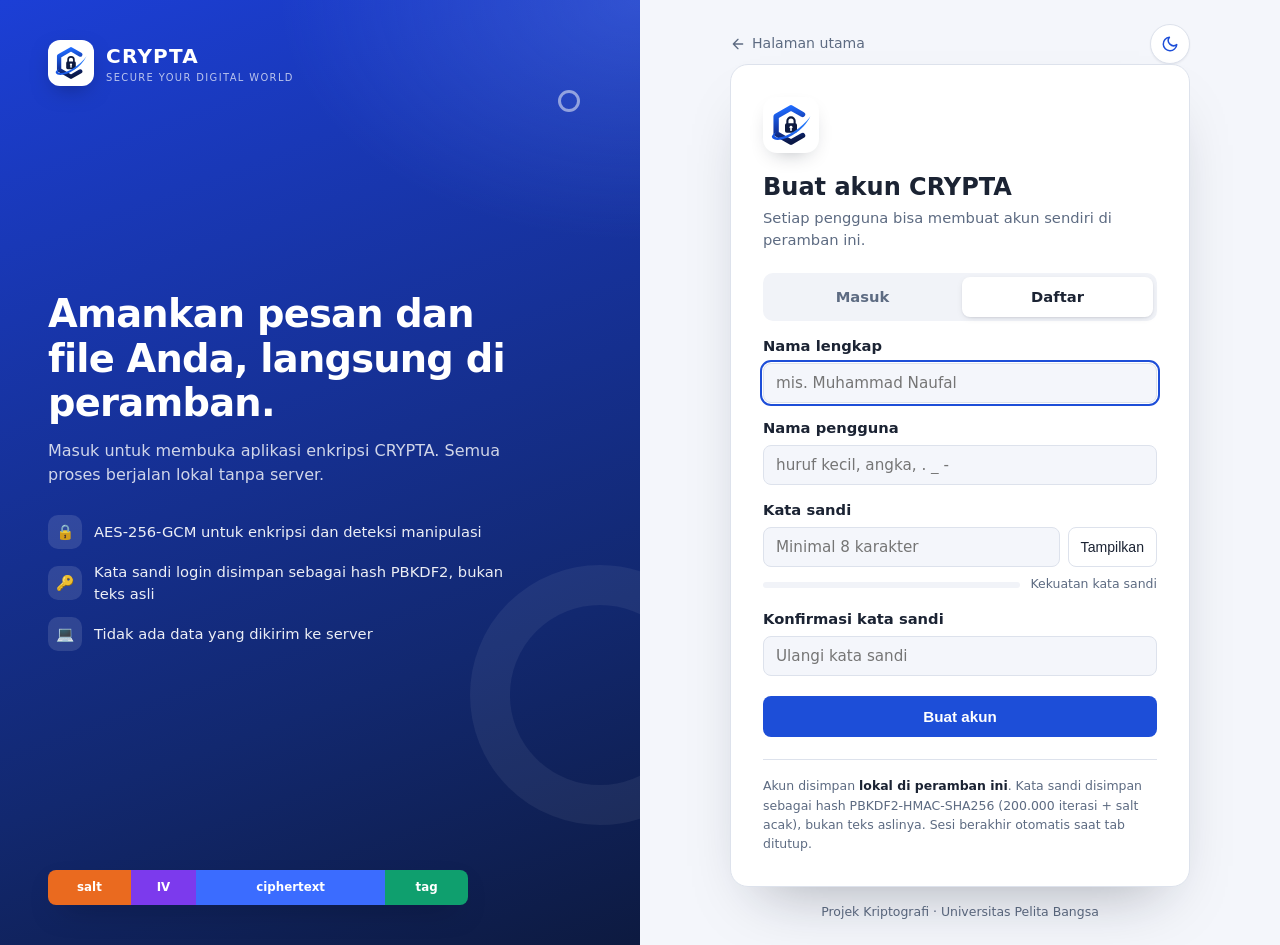
<file: login.html>
<!DOCTYPE html>
<html lang="id">
<head>
  <meta charset="UTF-8">
  <meta name="viewport" content="width=device-width, initial-scale=1.0">
  <title>Masuk · CRYPTA</title>
  <script>
    try {
      var t = localStorage.getItem('kripto.theme');
      if (t === 'dark' || t === 'light') document.documentElement.setAttribute('data-theme', t);
    } catch (e) {}
  </script>
  <link rel="icon" type="image/svg+xml" href="assets/crypta-mark.svg">
  <link rel="stylesheet" href="css/style.css">
  <link rel="stylesheet" href="css/login.css">
</head>
<body class="login-body">
  <div class="login-layout">
    <!-- PANEL MEREK -->
    <aside class="login-brand">
      <a class="lb-logo" href="index.html">
        <span class="lb-mark"><img src="assets/crypta-mark.svg" alt="" width="32" height="32"></span>
        <span><b>CRYPTA</b><small>Secure Your Digital World</small></span>
      </a>

      <div class="lb-copy">
        <h1>Amankan pesan dan file Anda, langsung di peramban.</h1>
        <p>Masuk untuk membuka aplikasi enkripsi CRYPTA. Semua proses berjalan lokal tanpa server.</p>
        <ul class="lb-points">
          <li><span>🔒</span>AES-256-GCM untuk enkripsi dan deteksi manipulasi</li>
          <li><span>🔑</span>Kata sandi login disimpan sebagai hash PBKDF2, bukan teks asli</li>
          <li><span>💻</span>Tidak ada data yang dikirim ke server</li>
        </ul>
      </div>

      <div class="lb-packet" aria-hidden="true">
        <span class="seg seg-salt">salt</span><span class="seg seg-iv">IV</span><span class="seg seg-ct">ciphertext</span><span class="seg seg-tag">tag</span>
      </div>
      <span class="lb-ring lb-ring-a" aria-hidden="true"></span>
      <span class="lb-ring lb-ring-b" aria-hidden="true"></span>
    </aside>

    <!-- PANEL FORM -->
    <main class="login-main">
      <div class="login-top">
        <a class="back-link" href="index.html">
          <svg viewBox="0 0 24 24" fill="none" stroke="currentColor" stroke-width="2" stroke-linecap="round" stroke-linejoin="round" aria-hidden="true"><path d="M19 12H5M12 19l-7-7 7-7"/></svg>
          Halaman utama
        </a>
        <button id="theme-toggle" class="theme-toggle" type="button" aria-label="Ganti tema">
          <svg class="icon-moon" viewBox="0 0 24 24" fill="none" stroke="currentColor" stroke-width="2" stroke-linecap="round" stroke-linejoin="round" aria-hidden="true"><path d="M21 12.8A9 9 0 1 1 11.2 3a7 7 0 0 0 9.8 9.8z"/></svg>
          <svg class="icon-sun" viewBox="0 0 24 24" fill="none" stroke="currentColor" stroke-width="2" stroke-linecap="round" stroke-linejoin="round" aria-hidden="true"><circle cx="12" cy="12" r="4"/><path d="M12 2v2M12 20v2M4.9 4.9l1.4 1.4M17.7 17.7l1.4 1.4M2 12h2M20 12h2M4.9 19.1l1.4-1.4M17.7 6.3l1.4-1.4"/></svg>
        </button>
      </div>

      <div class="login-card">
        <img class="lc-mark" src="assets/crypta-mark.svg" alt="" width="52" height="52">
        <h2 id="login-title">Masuk ke CRYPTA</h2>
        <p class="muted" id="login-subtitle">Gunakan akun yang sudah Anda daftarkan di peramban ini.</p>

        <div class="auth-tabs" role="tablist">
          <button class="auth-tab active" role="tab" aria-selected="true" data-mode="masuk">Masuk</button>
          <button class="auth-tab" role="tab" aria-selected="false" data-mode="daftar">Daftar</button>
        </div>

        <div id="auth-status" class="status" hidden></div>

        <!-- FORM MASUK -->
        <form id="form-masuk" class="auth-form" novalidate>
          <label for="login-username">Nama pengguna</label>
          <input type="text" id="login-username" autocomplete="username" autocapitalize="off" spellcheck="false" placeholder="mis. naufal" required>

          <label for="login-password">Kata sandi</label>
          <div class="password-row">
            <input type="password" id="login-password" autocomplete="current-password" placeholder="Masukkan kata sandi" required>
            <button type="button" class="btn-ghost toggle-pw" data-target="login-password">Tampilkan</button>
          </div>

          <button type="submit" class="btn primary auth-submit">Masuk</button>

          <button type="button" class="link-btn" id="forgot-link">Lupa kata sandi?</button>
          <div class="forgot-box" id="forgot-box" hidden>
            <p>Karena tanpa server, kata sandi login tidak bisa dipulihkan. Isi <b>nama pengguna</b> di atas, lalu <b>hapus akun lokal</b> tersebut dan daftar ulang. File dan pesan yang sudah dienkripsi <b>tidak terpengaruh</b>, karena masing-masing memakai kata sandi enkripsinya sendiri.</p>
            <button type="button" class="btn-ghost danger" id="delete-account">Hapus akun lokal</button>
          </div>
        </form>

        <!-- FORM DAFTAR -->
        <form id="form-daftar" class="auth-form" novalidate hidden>
          <label for="reg-nama">Nama lengkap</label>
          <input type="text" id="reg-nama" autocomplete="name" placeholder="mis. Muhammad Naufal" required>

          <label for="reg-username">Nama pengguna</label>
          <input type="text" id="reg-username" autocomplete="username" autocapitalize="off" spellcheck="false" placeholder="huruf kecil, angka, . _ -" required>

          <label for="reg-password">Kata sandi</label>
          <div class="password-row">
            <input type="password" id="reg-password" autocomplete="new-password" placeholder="Minimal 8 karakter" required>
            <button type="button" class="btn-ghost toggle-pw" data-target="reg-password">Tampilkan</button>
          </div>
          <div class="strength" aria-live="polite">
            <div class="strength-bar"><i id="strength-fill"></i></div>
            <span id="strength-label">Kekuatan kata sandi</span>
          </div>

          <label for="reg-confirm">Konfirmasi kata sandi</label>
          <input type="password" id="reg-confirm" autocomplete="new-password" placeholder="Ulangi kata sandi" required>

          <button type="submit" class="btn primary auth-submit">Buat akun</button>
        </form>

        <p class="auth-note">
          Akun disimpan <b>lokal di peramban ini</b>. Kata sandi disimpan sebagai hash
          PBKDF2-HMAC-SHA256 (200.000 iterasi + salt acak), bukan teks aslinya.
          Sesi berakhir otomatis saat tab ditutup.
        </p>
      </div>

      <p class="login-foot">Projek Kriptografi · Universitas Pelita Bangsa</p>
    </main>
  </div>

  <script src="js/crypto-core.js"></script>
  <script src="js/auth.js"></script>
  <script src="js/theme.js"></script>
  <script src="js/login.js"></script>
</body>
</html>
</file>
<file: css/landing.css>
:root {
  --brand: #2451e6;
  --brand-dark: #1b3fc0;
  --navy: #13204a;
  --ink: #1a1f2e;
  --muted: #687389;
  --line: #e6e9f2;
  --soft: #f5f7fc;
  --white: #ffffff;
  --green: #0f9f6e;
  --purple: #7c3aed;
  --red: #e5484d;
  --orange: #ea6a1f;
  --phone-frame: #141824;
  --shadow-lg: 0 30px 60px -20px rgba(19, 32, 74, 0.35);
  --radius: 14px;
  --max: 1120px;
}

* { box-sizing: border-box; }

html { scroll-behavior: smooth; overflow-x: hidden; }

body {
  margin: 0;
  background: var(--white);
  color: var(--ink);
  font-family: "Inter", system-ui, -apple-system, "Segoe UI", Roboto, sans-serif;
  line-height: 1.6;
  overflow-x: hidden;
}

a { color: inherit; }
h1, h2, h3, h4, h5, h6 { margin: 0; letter-spacing: -0.02em; }

/* ---------- Tombol ---------- */

.btn {
  display: inline-flex;
  align-items: center;
  gap: 8px;
  padding: 11px 22px;
  border-radius: 6px;
  font-size: 0.92rem;
  font-weight: 600;
  text-decoration: none;
  transition: transform 0.15s, box-shadow 0.15s, background 0.15s;
}
.btn:hover { transform: translateY(-1px); }
.btn-white { background: var(--white); color: var(--brand); box-shadow: 0 6px 18px -6px rgba(0, 0, 0, 0.3); }
.btn-dark { background: var(--navy); color: var(--white); }
.btn-dark:hover { background: #0c1533; }
.btn-outline { border: 1.5px solid var(--navy); color: var(--navy); }
.btn-outline:hover { background: var(--navy); color: var(--white); }

/* ---------- Dekorasi ---------- */

.deco { position: absolute; pointer-events: none; }
.ring { border: 2px solid rgba(255, 255, 255, 0.8); border-radius: 50%; }

.curve {
  position: absolute;
  z-index: 0;
  stroke: #dfe3ee;
  stroke-width: 1;
  pointer-events: none;
}
.curve-a { right: -40px; top: -160px; width: 560px; }
.curve-b { left: -120px; top: 0; width: 520px; }

.half-ring {
  left: -70px;
  top: 30%;
  width: 140px;
  height: 140px;
  border: 26px solid var(--brand);
  border-radius: 50%;
}

/* ---------- Showcase / mockup HP ---------- */

.phone {
  position: relative;
  flex-shrink: 0;
  width: 232px;
  height: 440px;
  padding: 7px;
  border-radius: 34px;
  background: var(--phone-frame);
  box-shadow: var(--shadow-lg);
}
.phone[data-mock="dashboard"] { height: 490px; }

.screen {
  height: 100%;
  overflow: hidden;
  padding: 10px 14px;
  border-radius: 28px;
  background: var(--white);
  color: var(--ink);
  font-size: 10px;
  line-height: 1.4;
  text-align: left;
}

.m-status {
  display: flex;
  justify-content: space-between;
  align-items: center;
  margin-bottom: 10px;
  font-size: 9px;
  font-weight: 700;
}
.m-notch { width: 70px; height: 16px; margin-top: -10px; border-radius: 0 0 12px 12px; background: var(--phone-frame); }

.m-head {
  display: flex;
  justify-content: space-between;
  align-items: center;
  margin-bottom: 10px;
  font-size: 12px;
}
.m-back, .m-dots { color: var(--muted); font-size: 13px; }

.m-label { display: block; margin: 9px 0 4px; color: var(--muted); font-size: 8.5px; font-weight: 600; text-transform: uppercase; letter-spacing: 0.04em; }

.m-badge {
  display: inline-block;
  padding: 3px 8px;
  border-radius: 99px;
  font-size: 8.5px;
  font-weight: 600;
}
.m-badge.ok { background: #e3f6ee; color: var(--green); }

.m-stats {
  display: grid;
  grid-template-columns: 1fr 1fr;
  gap: 6px;
  margin-top: 10px;
}
.m-stats div {
  display: flex;
  flex-direction: column;
  padding: 7px 8px;
  border: 1px solid var(--line);
  border-radius: 8px;
}
.m-stats small { color: var(--muted); font-size: 8px; }
.m-stats b { font-size: 15px; }
.t-blue { color: var(--brand); }
.t-green { color: var(--green); }
.t-red { color: var(--red); }

.m-ring {
  position: relative;
  width: 108px;
  height: 108px;
  margin: 12px auto 2px;
}
.m-ring svg { width: 100%; height: 100%; transform: rotate(-90deg); }
.m-ring circle { fill: none; stroke-width: 9; }
.r-bg { stroke: #eceffe; }
.r-fg { stroke: var(--brand); stroke-linecap: round; }
.m-ring div {
  position: absolute;
  inset: 0;
  display: flex;
  flex-direction: column;
  align-items: center;
  justify-content: center;
}
.m-ring b { font-size: 18px; }
.m-ring small { color: var(--muted); font-size: 8px; }

.m-packet { display: flex; height: 9px; overflow: hidden; border-radius: 4px; }
.m-packet i { display: block; }
.p-salt { flex: 16; background: var(--orange); }
.p-iv { flex: 12; background: var(--purple); }
.p-ct { flex: 40; background: var(--brand); }
.p-tag { flex: 16; background: var(--green); }

.m-row {
  display: flex;
  align-items: center;
  gap: 6px;
  padding: 5px 0;
  border-bottom: 1px solid var(--line);
  font-size: 9px;
}
.m-row span:nth-child(2) { flex: 1; color: var(--muted); }
.m-ok { color: var(--green); font-weight: 700; }

.m-pill { padding: 1px 6px; border-radius: 99px; font-size: 8px; font-weight: 600; }
.m-pill.blue { background: #e7edfd; color: var(--brand); }
.m-pill.green { background: #e3f6ee; color: var(--green); }
.m-pill.purple { background: #f0e8fd; color: var(--purple); }

.m-input {
  padding: 7px 8px;
  border: 1px solid var(--line);
  border-radius: 7px;
  background: var(--soft);
}
.m-input.tall { min-height: 52px; }
.m-input.mono { word-break: break-all; font-family: ui-monospace, Menlo, monospace; font-size: 8.5px; color: #44506a; }

.m-btns { display: flex; gap: 6px; margin-top: 10px; }
.m-btn {
  flex: 1;
  padding: 7px 0;
  border-radius: 6px;
  color: var(--white);
  font-size: 9px;
  font-weight: 700;
  text-align: center;
}
.m-btn.full { display: block; margin-top: 8px; }
.m-btn.blue { background: var(--brand); }
.m-btn.green { background: var(--green); }
.m-btn.dark { background: var(--navy); }

.m-alert {
  margin-top: 8px;
  padding: 6px 8px;
  border-radius: 6px;
  font-size: 9px;
  font-weight: 600;
}
.m-alert.ok { background: #e3f6ee; color: var(--green); }

.m-drop {
  display: flex;
  align-items: center;
  gap: 8px;
  margin-top: 4px;
  padding: 10px;
  border: 1.5px dashed #c9d2ea;
  border-radius: 10px;
  background: var(--soft);
}
.m-drop b { display: block; font-size: 9.5px; }
.m-drop small { color: var(--muted); font-size: 8.5px; }
.m-file-icon {
  display: grid;
  place-items: center;
  width: 30px;
  height: 36px;
  border-radius: 6px;
  background: var(--red);
  color: var(--white);
  font-size: 8px;
  font-weight: 800;
}
.m-file-icon.purple { background: var(--purple); }

.m-kv {
  display: flex;
  justify-content: space-between;
  padding: 4px 0;
  border-bottom: 1px solid var(--line);
  font-size: 9px;
}
.m-kv span { color: var(--muted); }

.m-match {
  display: flex;
  align-items: center;
  gap: 8px;
  margin-top: 10px;
  padding: 9px;
  border-radius: 10px;
  background: #e3f6ee;
  color: var(--green);
}
.m-match > span {
  display: grid;
  place-items: center;
  width: 24px;
  height: 24px;
  border-radius: 50%;
  background: var(--green);
  color: var(--white);
  font-weight: 800;
}
.m-match b { display: block; font-size: 11px; }
.m-match small { font-size: 8.5px; }

/* ---------- Section umum ---------- */

section { position: relative; }

.section-heading {
  position: relative;
  z-index: 1;
  font-size: clamp(2.2rem, 5vw, 3.2rem);
  font-weight: 800;
  text-align: center;
}
.section-heading.small { font-size: clamp(1.7rem, 4vw, 2.2rem); }
.section-sub {
  position: relative;
  z-index: 1;
  max-width: 540px;
  margin: 10px auto 0;
  color: var(--muted);
  font-size: 0.92rem;
  text-align: center;
}

/* ---------- Tentang / fitur ---------- */

.about {
  max-width: var(--max);
  margin: 0 auto;
  padding: 110px 24px 40px;
}

.feature {
  position: relative;
  z-index: 1;
  display: grid;
  grid-template-columns: 1fr 1fr;
  align-items: center;
  gap: 64px;
  margin-top: 90px;
}
.feature.reverse .feature-visual { order: 2; }

.feature-visual {
  position: relative;
  display: flex;
  justify-content: center;
  padding: 10px 0;
}
.feature-block {
  position: absolute;
  left: 4%;
  right: 4%;
  top: 26%;
  height: 48%;
  background: var(--brand);
}
.feature-visual .phone { z-index: 1; }

.eyebrow {
  display: inline-block;
  margin-bottom: 10px;
  color: var(--brand);
  font-size: 0.8rem;
  font-weight: 700;
  letter-spacing: 0.08em;
  text-transform: uppercase;
}
.feature-text h3 {
  max-width: 420px;
  font-size: clamp(1.5rem, 3vw, 2rem);
  font-weight: 700;
  line-height: 1.2;
}
.feature-text p {
  max-width: 440px;
  margin: 16px 0 26px;
  color: var(--muted);
  font-size: 0.95rem;
}

/* ---------- Cara kerja ---------- */

.how {
  max-width: var(--max);
  margin: 0 auto;
  padding: 100px 24px 40px;
}
.ring-b {
  right: -60px;
  top: 40px;
  width: 120px;
  height: 120px;
  border: 22px solid #e4eafd;
}

.steps {
  position: relative;
  z-index: 1;
  display: grid;
  grid-template-columns: repeat(4, minmax(0, 1fr));
  gap: 18px;
  margin: 48px 0 0;
  padding: 0;
  list-style: none;
}
.steps li {
  padding: 24px 20px;
  border: 1px solid var(--line);
  border-radius: var(--radius);
  background: var(--white);
  box-shadow: 0 10px 30px -18px rgba(19, 32, 74, 0.25);
}
.step-num {
  display: inline-grid;
  place-items: center;
  width: 40px;
  height: 40px;
  margin-bottom: 14px;
  border-radius: 10px;
  background: var(--brand);
  color: var(--white);
  font-size: 0.85rem;
  font-weight: 800;
}
.steps h4 { font-size: 1.02rem; }
.steps p { margin: 8px 0 0; color: var(--muted); font-size: 0.88rem; }

.packet { max-width: 760px; margin: 40px auto 0; text-align: center; }
.packet-bar {
  display: flex;
  overflow: hidden;
  border-radius: 10px;
  color: var(--white);
  font-size: 0.82rem;
  font-weight: 700;
  box-shadow: var(--shadow-lg);
}
.seg { padding: 13px 8px; white-space: nowrap; }
.seg-salt { flex: 16; background: var(--orange); }
.seg-iv { flex: 12; background: var(--purple); }
.seg-ct { flex: 40; background: var(--brand); }
.seg-tag { flex: 16; background: var(--green); }
.packet p { margin: 18px auto 0; max-width: 600px; color: var(--muted); font-size: 0.9rem; }

/* ---------- Teknologi ---------- */

.tech {
  max-width: 900px;
  margin: 0 auto;
  padding: 90px 24px 20px;
}
.tech-list {
  display: grid;
  grid-template-columns: repeat(4, minmax(0, 1fr));
  gap: 28px 20px;
  margin: 40px 0 0;
  padding: 0;
  list-style: none;
  text-align: center;
}
.tech-list li {
  color: #8790a6;
  font-size: 1.15rem;
  font-style: italic;
  font-weight: 800;
  letter-spacing: -0.01em;
}

/* ---------- Hasil pengujian ---------- */

.tests {
  max-width: 980px;
  margin: 0 auto;
  padding: 90px 24px 20px;
}
.tests code { padding: 1px 6px; border-radius: 4px; background: var(--soft); font-size: 0.85em; }
.test-grid {
  display: grid;
  grid-template-columns: repeat(3, minmax(0, 1fr));
  gap: 16px;
  margin-top: 40px;
}
.test-card {
  display: flex;
  gap: 12px;
  padding: 18px;
  border-radius: var(--radius);
  background: var(--soft);
}
.check {
  display: grid;
  flex-shrink: 0;
  place-items: center;
  width: 28px;
  height: 28px;
  border-radius: 50%;
  background: #dcf5ea;
  color: var(--green);
  font-weight: 800;
}
.test-card h5 { font-size: 0.92rem; }
.test-card p { margin: 4px 0 0; color: var(--muted); font-size: 0.84rem; }

/* ---------- FAQ ---------- */

.faq {
  max-width: var(--max);
  margin: 0 auto;
  padding: 100px 24px 40px;
}
.faq-list {
  position: relative;
  z-index: 1;
  max-width: 680px;
  margin: 40px auto 0;
}
.faq-list details {
  margin-bottom: 12px;
  border-radius: 10px;
  background: var(--white);
  box-shadow: 0 6px 24px -14px rgba(19, 32, 74, 0.3);
  border: 1px solid var(--line);
}
.faq-list summary {
  position: relative;
  padding: 16px 20px 16px 52px;
  font-size: 0.95rem;
  font-weight: 600;
  list-style: none;
  cursor: pointer;
}
.faq-list summary::-webkit-details-marker { display: none; }
.faq-list summary::before {
  content: "+";
  position: absolute;
  left: 20px;
  top: 50%;
  transform: translateY(-50%);
  color: var(--brand);
  font-size: 1.3rem;
  font-weight: 500;
}
.faq-list details[open] summary::before { content: "\2212"; }
.faq-list details p {
  margin: 0;
  padding: 0 20px 18px 52px;
  color: var(--muted);
  font-size: 0.9rem;
}

/* ---------- CTA ---------- */

.cta-wrap {
  max-width: var(--max);
  margin: 0 auto;
  padding: 70px 24px 90px;
}
.cta-banner {
  position: relative;
  display: flex;
  justify-content: space-between;
  align-items: center;
  gap: 24px;
  overflow: hidden;
  padding: 44px 48px;
  background: var(--brand);
  color: var(--white);
}
.cta-banner h3 { font-size: 1.5rem; font-weight: 700; }
.cta-banner p { margin: 8px 0 0; color: rgba(255, 255, 255, 0.85); font-size: 0.92rem; }
.cta-banner .btn { position: relative; z-index: 1; flex-shrink: 0; }
.ring-c {
  right: 16%;
  bottom: -60px;
  width: 120px;
  height: 120px;
  border: 22px solid rgba(255, 255, 255, 0.12);
}

/* ---------- Footer ---------- */

.footer { border-top: 1px solid var(--line); }
.footer-grid {
  display: grid;
  grid-template-columns: 1.6fr 1fr 1fr 1.3fr;
  gap: 32px;
  max-width: var(--max);
  margin: 0 auto;
  padding: 56px 24px 40px;
}
.foot-brand { display: inline-flex; align-items: center; gap: 8px; color: #0d1a40; font-size: 1.15rem; font-weight: 900; letter-spacing: 0.04em; text-decoration: none; }
.footer-grid p { max-width: 280px; margin: 10px 0 0; color: var(--muted); font-size: 0.86rem; }
.footer h6 {
  margin-bottom: 12px;
  color: var(--muted);
  font-size: 0.75rem;
  letter-spacing: 0.08em;
  text-transform: uppercase;
}
.footer ul { margin: 0; padding: 0; list-style: none; }
.footer li { margin-bottom: 8px; font-size: 0.88rem; }
.footer li a { color: var(--ink); text-decoration: none; }
.footer li a:hover { color: var(--brand); }
.footer .plain li { color: var(--muted); }
.copyright {
  padding: 16px 24px;
  background: var(--navy);
  color: rgba(255, 255, 255, 0.7);
  font-size: 0.78rem;
  text-align: center;
}

/* ---------- Animasi ---------- */

.reveal { opacity: 0; transform: translateY(24px); transition: opacity 0.6s ease, transform 0.6s ease; }
.reveal.shown { opacity: 1; transform: none; }

/* ---------- Responsif ---------- */

@media (max-width: 960px) {
  .steps { grid-template-columns: repeat(2, minmax(0, 1fr)); }
  .test-grid { grid-template-columns: repeat(2, minmax(0, 1fr)); }
  .footer-grid { grid-template-columns: 1fr 1fr; }
}

@media (max-width: 860px) {
  .feature { grid-template-columns: minmax(0, 1fr); gap: 36px; margin-top: 70px; }
  .feature.reverse .feature-visual { order: 0; }
  .feature-text { text-align: center; }
  .feature-text h3, .feature-text p { margin-left: auto; margin-right: auto; }

  .tech-list { grid-template-columns: repeat(2, minmax(0, 1fr)); }
  .cta-banner { flex-direction: column; align-items: flex-start; padding: 36px 28px; }
}

@media (max-width: 760px) {
  .ring-b, .curve, .ring-a, .dot { display: none; }
}

@media (max-width: 560px) {
  .about, .how, .tech, .tests, .faq, .cta-wrap { padding-left: 16px; padding-right: 16px; }
  .steps, .test-grid, .footer-grid { grid-template-columns: minmax(0, 1fr); }
  .footer-grid { padding-left: 16px; padding-right: 16px; }
  .seg { padding: 11px 4px; font-size: 0.7rem; }
}

/* ================================================================
 * Cara kerja lengkap: tab alur, langkah, demo, istilah
 * ================================================================ */

.bg-blue { background: #e7edfd; color: var(--brand); }
.bg-green { background: #e3f6ee; color: var(--green); }
.bg-purple { background: #f0e8fd; color: var(--purple); }
.bg-orange { background: #fdeee4; color: var(--orange); }

.flow-tabs {
  position: relative;
  z-index: 1;
  display: flex;
  justify-content: center;
  gap: 6px;
  width: max-content;
  max-width: 100%;
  margin: 36px auto 0;
  padding: 5px;
  border-radius: 999px;
  background: var(--soft);
}
.flow-tab {
  display: inline-flex;
  align-items: center;
  gap: 8px;
  padding: 9px 20px;
  border: none;
  border-radius: 999px;
  background: transparent;
  color: var(--muted);
  font: inherit;
  font-size: 0.92rem;
  font-weight: 600;
  cursor: pointer;
  transition: background 0.2s, color 0.2s, box-shadow 0.2s;
}
.flow-tab.active {
  background: var(--white);
  color: var(--ink);
  box-shadow: 0 4px 14px -6px rgba(19, 32, 74, 0.3);
}
.ft-dot { width: 10px; height: 10px; border-radius: 50%; }
.ft-dot.bg-blue { background: var(--brand); }
.ft-dot.bg-green { background: var(--green); }
.ft-dot.bg-purple { background: var(--purple); }

.flow {
  position: relative;
  z-index: 1;
  max-width: 820px;
  margin: 32px auto 0;
}
.flow[hidden] { display: none; }

.flow-intro {
  margin: 0 0 24px;
  padding: 14px 18px;
  border-left: 4px solid var(--brand);
  border-radius: 0 10px 10px 0;
  background: var(--soft);
  font-size: 0.93rem;
}
#flow-dekripsi .flow-intro { border-color: var(--green); }
#flow-hash .flow-intro { border-color: var(--purple); }

.flow-steps {
  position: relative;
  margin: 0;
  padding: 0;
  list-style: none;
}
.flow-steps::before {
  content: "";
  position: absolute;
  top: 8px;
  bottom: 8px;
  left: 19px;
  width: 2px;
  background: linear-gradient(var(--brand), #c7d3fb);
}
#flow-dekripsi .flow-steps::before { background: linear-gradient(var(--green), #bfe9d6); }
#flow-hash .flow-steps::before { background: linear-gradient(var(--purple), #ddd0fb); }

.flow-step {
  position: relative;
  display: flex;
  gap: 18px;
  padding-bottom: 22px;
}
.flow-step:last-child { padding-bottom: 0; }

.fs-num {
  position: relative;
  z-index: 1;
  display: grid;
  flex-shrink: 0;
  place-items: center;
  width: 40px;
  height: 40px;
  border: 3px solid var(--white);
  border-radius: 50%;
  background: var(--brand);
  color: var(--white);
  font-weight: 800;
  box-shadow: 0 0 0 1px #c7d3fb;
}
#flow-dekripsi .fs-num { background: var(--green); box-shadow: 0 0 0 1px #bfe9d6; }
#flow-hash .fs-num { background: var(--purple); box-shadow: 0 0 0 1px #ddd0fb; }

.fs-body {
  flex: 1;
  min-width: 0;
  padding: 16px 20px;
  border: 1px solid var(--line);
  border-radius: var(--radius);
  background: var(--white);
  box-shadow: 0 10px 28px -20px rgba(19, 32, 74, 0.3);
}
.fs-body h4 { font-size: 1rem; }
.fs-body p { margin: 6px 0 0; color: var(--muted); font-size: 0.9rem; }
.fs-body p b { color: var(--ink); }
.fs-body code, .fs-chip code {
  font-family: ui-monospace, Menlo, Consolas, monospace;
  font-size: 0.82em;
}
.fs-body p code { padding: 1px 5px; border-radius: 4px; background: var(--soft); }

.fs-chip {
  display: inline-flex;
  flex-wrap: wrap;
  align-items: center;
  gap: 6px;
  max-width: 100%;
  margin-top: 12px;
  padding: 8px 12px;
  border-radius: 8px;
  background: #0f1730;
  color: #dbe4ff;
  font-size: 0.82rem;
}
.fs-chip code { color: #a5b8ff; word-break: break-all; }
.fs-chip.mono-block {
  flex-direction: column;
  align-items: flex-start;
  font-family: ui-monospace, Menlo, Consolas, monospace;
}

.tag-salt, .tag-iv, .tag-ct, .tag-tag, .tag-key {
  padding: 1px 7px;
  border-radius: 4px;
  color: var(--white);
  font-size: 0.76rem;
  font-weight: 700;
}
.tag-salt { background: var(--orange); }
.tag-iv { background: var(--purple); }
.tag-ct { background: var(--brand); }
.tag-tag { background: var(--green); }
.tag-key { background: #b7791f; }

.fs-branch {
  display: grid;
  grid-template-columns: 1fr 1fr;
  gap: 10px;
  margin-top: 12px;
}
.branch {
  display: flex;
  flex-direction: column;
  padding: 10px 12px;
  border-radius: 8px;
  font-size: 0.84rem;
}
.branch span { margin-top: 2px; color: var(--muted); }
.branch.ok { background: #e3f6ee; color: var(--green); }
.branch.bad { background: #fdecec; color: var(--red); }

.packet-title {
  display: block;
  margin-bottom: 10px;
  color: var(--muted);
  font-size: 0.8rem;
  font-weight: 700;
  letter-spacing: 0.06em;
  text-transform: uppercase;
}

/* ---------- Demo langsung ---------- */

.demo {
  max-width: var(--max);
  margin: 0 auto;
  padding: 90px 24px 20px;
}
.demo-card {
  display: grid;
  grid-template-columns: minmax(0, 300px) minmax(0, 1fr);
  gap: 24px;
  max-width: 980px;
  margin: 36px auto 0;
  padding: 24px;
  border: 1px solid var(--line);
  border-radius: 18px;
  background: var(--white);
  box-shadow: var(--shadow-lg);
}
.demo-inputs label {
  display: block;
  margin: 0 0 6px;
  font-size: 0.85rem;
  font-weight: 600;
}
.demo-inputs input {
  width: 100%;
  margin-bottom: 14px;
  padding: 10px 12px;
  border: 1px solid var(--line);
  border-radius: 8px;
  background: var(--soft);
  color: var(--ink);
  font: inherit;
  font-size: 0.92rem;
}
.demo-inputs input:focus { outline: 2px solid var(--brand); outline-offset: 1px; }
.demo-run { width: 100%; justify-content: center; border: none; cursor: pointer; font-family: inherit; }
.demo-run:disabled { opacity: 0.6; cursor: wait; }
.demo-hint { margin: 10px 0 0; color: var(--muted); font-size: 0.8rem; }

.demo-output {
  min-height: 260px;
  padding: 16px;
  border-radius: 12px;
  background: #0f1730;
  color: #dbe4ff;
  font-size: 0.82rem;
}
.demo-empty {
  display: grid;
  place-items: center;
  height: 100%;
  min-height: 228px;
  color: #7f8db3;
}
.demo-row {
  padding: 9px 0;
  border-bottom: 1px solid rgba(255, 255, 255, 0.08);
}
.demo-row:last-child { border-bottom: none; }
.demo-row .dr-head {
  display: flex;
  justify-content: space-between;
  gap: 10px;
  margin-bottom: 4px;
  color: #93a3cf;
  font-size: 0.74rem;
  font-weight: 700;
  letter-spacing: 0.04em;
  text-transform: uppercase;
}
.demo-row .dr-head span:last-child { font-weight: 500; letter-spacing: 0; text-transform: none; }
.demo-row code {
  display: block;
  color: #e3e9ff;
  font-family: ui-monospace, Menlo, Consolas, monospace;
  font-size: 0.8rem;
  word-break: break-all;
}
.demo-row .hx-salt { color: #ffb48a; }
.demo-row .hx-iv { color: #c7a8ff; }
.demo-row .hx-ct { color: #8fb0ff; }
.demo-row .hx-tag { color: #6ee7b7; }
.demo-legend { display: flex; flex-wrap: wrap; gap: 6px; margin-top: 6px; }

.demo-tests {
  max-width: 980px;
  margin: 18px auto 0;
  padding: 20px 24px;
  border-radius: 18px;
  background: var(--soft);
}
.demo-tests[hidden] { display: none; }
.demo-tests h4 { font-size: 0.95rem; }
.demo-test-btns { display: flex; flex-wrap: wrap; gap: 10px; margin-top: 12px; }
.demo-test-btns .btn { background: var(--white); cursor: pointer; font-family: inherit; }
.demo-test-btns .btn:hover { background: var(--navy); }
.demo-verdict {
  margin-top: 14px;
  padding: 12px 16px;
  border-radius: 10px;
  font-size: 0.9rem;
}
.demo-verdict.ok { background: #e3f6ee; color: #08704e; }
.demo-verdict.bad { background: #fdecec; color: #b42328; }
.demo-verdict code { font-family: ui-monospace, Menlo, Consolas, monospace; font-size: 0.85em; }

/* ---------- Istilah & keamanan ---------- */

.glossary {
  max-width: var(--max);
  margin: 0 auto;
  padding: 90px 24px 20px;
}
.gloss-grid {
  display: grid;
  grid-template-columns: repeat(2, minmax(0, 1fr));
  gap: 14px;
  max-width: 980px;
  margin: 36px auto 0;
}
.gloss-grid > div {
  padding: 16px 18px;
  border: 1px solid var(--line);
  border-radius: var(--radius);
  background: var(--white);
}
.gloss-grid dt { color: var(--brand); font-weight: 800; }
.gloss-grid dd { margin: 4px 0 0; color: var(--muted); font-size: 0.88rem; }

.why-heading { margin-top: 80px; }
.why-grid {
  display: grid;
  grid-template-columns: repeat(4, minmax(0, 1fr));
  gap: 16px;
  margin-top: 36px;
}
.why-card {
  padding: 22px 20px;
  border-radius: var(--radius);
  background: var(--soft);
}
.why-icon {
  display: inline-grid;
  place-items: center;
  width: 44px;
  height: 44px;
  margin-bottom: 12px;
  border-radius: 12px;
  font-size: 1.3rem;
}
.why-card h5 { font-size: 0.98rem; }
.why-card p { margin: 6px 0 0; color: var(--muted); font-size: 0.86rem; }

@media (max-width: 960px) {
  .why-grid { grid-template-columns: repeat(2, minmax(0, 1fr)); }
  .demo-card { grid-template-columns: minmax(0, 1fr); }
}

@media (max-width: 560px) {
  .flow-tab { padding: 8px 12px; font-size: 0.84rem; }
  .flow-step { gap: 12px; }
  .flow-steps::before { left: 15px; }
  .fs-num { width: 32px; height: 32px; font-size: 0.85rem; }
  .fs-body { padding: 14px; }
  .fs-branch, .gloss-grid, .why-grid { grid-template-columns: minmax(0, 1fr); }
  .demo, .glossary { padding-left: 16px; padding-right: 16px; }
  .demo-card { padding: 16px; }
}

/* ================================================================
 * Hero (gaya editorial terang + ilustrasi isometrik)
 * ================================================================ */

.hero {
  position: relative;
  overflow: hidden;
  padding: 0 24px 70px;
  background:
    radial-gradient(1200px 500px at 85% 70%, rgba(36, 81, 230, 0.07), transparent 60%),
    linear-gradient(#f3f4f7, #f3f4f7 72%, #ffffff);
}

.particles .particle { color: #9aa3b8; }

/* ---------- Navigasi ---------- */

.topnav {
  position: relative;
  z-index: 5;
  display: flex;
  align-items: center;
  justify-content: space-between;
  gap: 20px;
  max-width: var(--max);
  margin: 0 auto;
  padding: 22px 0;
}

.nav-brand {
  display: inline-flex;
  align-items: center;
  gap: 10px;
  color: var(--ink);
  text-decoration: none;
}
.brand-mark { display: block; width: 38px; height: 38px; }
.brand-mark img { display: block; width: 100%; height: 100%; }
.brand-text { display: flex; flex-direction: column; line-height: 1.15; }
.brand-text b { color: #0d1a40; font-size: 1.15rem; font-weight: 900; letter-spacing: 0.04em; }
.brand-text small { color: var(--muted); font-size: 0.58rem; letter-spacing: 0.16em; text-transform: uppercase; }

.nav-links {
  display: flex;
  align-items: center;
  gap: 4px;
  margin: 0;
  padding: 6px 10px;
  border-radius: 999px;
  background: var(--white);
  box-shadow: 0 4px 18px -10px rgba(19, 32, 74, 0.25);
  list-style: none;
}
.nav-links a {
  display: block;
  padding: 6px 12px;
  border-radius: 999px;
  color: var(--ink);
  font-size: 0.84rem;
  text-decoration: none;
  transition: background 0.2s, color 0.2s;
}
.nav-links a::before { content: "/ "; color: var(--brand); font-weight: 600; }
.nav-links a:hover { background: var(--soft); color: var(--brand); }

.nav-actions { display: flex; align-items: center; gap: 10px; }
.nav-icon {
  display: grid;
  place-items: center;
  width: 40px;
  height: 40px;
  border-radius: 50%;
  background: var(--white);
  color: var(--ink);
  box-shadow: 0 4px 18px -10px rgba(19, 32, 74, 0.25);
  transition: color 0.2s, transform 0.2s;
}
.nav-icon:hover { color: var(--brand); transform: translateY(-1px); }
.nav-icon svg { width: 17px; height: 17px; }

.nav-toggle {
  display: none;
  flex-direction: column;
  justify-content: center;
  gap: 4px;
  width: 40px;
  height: 40px;
  padding: 0 11px;
  border: none;
  border-radius: 50%;
  background: var(--white);
  cursor: pointer;
  box-shadow: 0 4px 18px -10px rgba(19, 32, 74, 0.25);
}
.nav-toggle span { height: 2px; border-radius: 2px; background: var(--ink); }

/* ---------- Tombol pill ---------- */

.btn-pill {
  display: inline-flex;
  align-items: center;
  justify-content: center;
  padding: 12px 24px;
  border-radius: 999px;
  font-size: 0.8rem;
  font-weight: 700;
  letter-spacing: 0.06em;
  text-decoration: none;
  text-transform: uppercase;
  white-space: nowrap;
  transition: transform 0.15s, box-shadow 0.15s, background 0.15s;
}
.btn-pill:hover { transform: translateY(-2px); }
.btn-pill.accent {
  background: var(--brand);
  color: var(--white);
  box-shadow: 0 10px 24px -10px rgba(36, 81, 230, 0.7);
}
.btn-pill.accent:hover { background: var(--brand-dark); }
.btn-pill.light {
  background: var(--white);
  color: var(--ink);
  box-shadow: 0 6px 20px -12px rgba(19, 32, 74, 0.35);
}
.nav-actions .btn-pill { padding: 11px 20px; letter-spacing: 0.02em; text-transform: none; font-size: 0.86rem; }

/* ---------- Isi hero ---------- */

.hero-main {
  position: relative;
  z-index: 2;
  max-width: var(--max);
  margin: 0 auto;
  padding-top: 34px;
}

.hero-badge-row {
  display: flex;
  align-items: center;
  gap: 10px;
}
.hb-icon {
  display: grid;
  flex-shrink: 0;
  place-items: center;
  width: 38px;
  height: 38px;
  border-radius: 50%;
  background: var(--ink);
  color: var(--white);
}
.hb-icon svg { width: 18px; height: 18px; }
.hb-pill {
  padding: 8px 16px;
  border: 1px solid var(--line);
  border-radius: 999px;
  background: var(--white);
  font-size: 0.82rem;
  font-weight: 500;
  white-space: nowrap;
}
.hb-pill i { margin: 0 4px; color: var(--brand); font-style: normal; }
.hb-line { flex: 0 1 60px; height: 1px; background: #cdd3e0; }
.hb-note { color: var(--muted); font-size: 0.82rem; }

.hero-word {
  margin: 18px 0 0 -6px;
  background: linear-gradient(100deg, #0b0d14 0%, #0b0d14 38%, #a3abbd 49%, #0b0d14 60%, #0b0d14 100%);
  background-size: 260% 100%;
  background-position: 55% 0;
  -webkit-background-clip: text;
  background-clip: text;
  color: transparent;
  font-size: clamp(3.4rem, 13vw, 10.6rem);
  font-weight: 900;
  letter-spacing: -0.04em;
  line-height: 0.9;
  white-space: nowrap;
}

.hero-grid {
  display: grid;
  grid-template-columns: minmax(0, 0.95fr) minmax(0, 1.05fr);
  gap: 24px;
  align-items: start;
}

.hero-sub {
  margin-top: 18px;
  color: var(--brand);
  font-size: clamp(1.7rem, 3.4vw, 2.6rem);
  font-weight: 700;
  line-height: 1.15;
}
.hero-desc {
  max-width: 470px;
  margin: 12px 0 0;
  color: var(--muted);
  font-size: 0.95rem;
}
.hero-btns { display: flex; flex-wrap: wrap; gap: 12px; margin-top: 24px; }

.impact-title {
  margin-top: 56px;
  font-size: 1.05rem;
  font-weight: 700;
}
.stat-cards {
  display: grid;
  grid-template-columns: repeat(2, minmax(0, 1fr));
  gap: 12px;
  margin-top: 16px;
}
.stat-card {
  padding: 16px 18px;
  border-radius: var(--radius);
  background: var(--white);
  box-shadow: 0 10px 30px -22px rgba(19, 32, 74, 0.4);
}
.sc-top {
  display: flex;
  align-items: baseline;
  justify-content: space-between;
  gap: 8px;
  padding-bottom: 10px;
  border-bottom: 1px solid var(--line);
}
.sc-num {
  color: var(--brand);
  font-size: 1.6rem;
  font-weight: 600;
  letter-spacing: -0.02em;
  white-space: nowrap;
  font-variant-numeric: tabular-nums;
}
.sc-label {
  color: var(--ink);
  font-size: 0.66rem;
  font-weight: 700;
  letter-spacing: 0.06em;
  text-align: right;
  text-transform: uppercase;
}
.stat-card p { margin: 10px 0 0; color: var(--muted); font-size: 0.8rem; line-height: 1.5; }

.hero-visual {
  position: relative;
  margin: -90px -40px 0 0;
}
.iso-scene { display: block; width: 100%; height: auto; overflow: visible; }
.iso-scene text { font-family: "Inter", system-ui, -apple-system, "Segoe UI", Roboto, sans-serif; }

/* ---------- Responsif hero ---------- */

@media (max-width: 1000px) {
  .hero-grid { grid-template-columns: minmax(0, 1fr); }
  .hero-visual { max-width: 620px; margin: 10px auto 0; }
  .hb-note, .hb-line { display: none; }
}

@media (max-width: 900px) {
  .nav-toggle { display: flex; }
  .nav-links {
    position: absolute;
    top: 74px;
    left: 0;
    right: 0;
    display: none;
    flex-direction: column;
    align-items: stretch;
    padding: 8px;
    border-radius: 16px;
    box-shadow: var(--shadow-lg);
  }
  .nav-links.open { display: flex; }
  .nav-links a { padding: 10px 14px; }
}

@media (max-width: 560px) {
  .hero { padding: 0 16px 50px; }
  .brand-text small { display: none; }
  .nav-actions .btn-pill { display: none; }
  .stat-cards { grid-template-columns: minmax(0, 1fr); }
  .hero-word { margin-left: -3px; }
}

/* ---------- Projek akademik ---------- */

.academic {
  max-width: var(--max);
  margin: 0 auto;
  padding: 90px 24px 0;
}
.academic-card {
  position: relative;
  display: grid;
  grid-template-columns: auto minmax(0, 1fr);
  align-items: center;
  gap: 44px;
  max-width: 980px;
  margin: 0 auto;
  padding: 36px 44px;
  overflow: hidden;
  border: 1px solid var(--line);
  border-radius: 22px;
  background:
    radial-gradient(420px 220px at 0% 50%, rgba(36, 81, 230, 0.08), transparent 70%),
    var(--white);
  box-shadow: var(--shadow-lg);
}
.academic-logo {
  display: grid;
  place-items: center;
  width: 200px;
  height: 200px;
  border-radius: 50%;
  background: var(--soft);
}
.academic-logo img { display: block; width: 170px; height: auto; }
.academic-info h3 { font-size: clamp(1.4rem, 3vw, 1.9rem); font-weight: 800; }
.academic-uni { margin: 4px 0 0; color: var(--brand); font-weight: 700; }
.academic-meta {
  display: grid;
  grid-template-columns: repeat(2, minmax(0, 1fr));
  gap: 14px 24px;
  margin: 22px 0 0;
  padding-top: 20px;
  border-top: 1px solid var(--line);
}
.academic-meta dt {
  color: var(--muted);
  font-size: 0.72rem;
  font-weight: 700;
  letter-spacing: 0.06em;
  text-transform: uppercase;
}
.academic-meta dd { margin: 2px 0 0; font-size: 0.95rem; font-weight: 600; }

@media (max-width: 760px) {
  .academic-card { grid-template-columns: minmax(0, 1fr); justify-items: center; gap: 24px; padding: 28px 22px; text-align: center; }
  .academic-logo { width: 160px; height: 160px; }
  .academic-logo img { width: 135px; }
  .academic-meta { grid-template-columns: minmax(0, 1fr); text-align: left; }
}
@media (max-width: 560px) {
  .academic { padding-left: 16px; padding-right: 16px; }
}
</file>
<file: css/animations.css>
/*
 * animations.css
 * Animasi halaman utama. State mockup (m-hide, press, dst.) selalu aktif;
 * semua gerakan dekoratif hanya berjalan jika pengguna tidak memilih
 * "reduce motion" di sistem operasinya.
 */

/* ---------- Progress bar scroll ---------- */

.scroll-progress {
  position: fixed;
  top: 0;
  left: 0;
  right: 0;
  z-index: 100;
  height: 3px;
  background: linear-gradient(90deg, #5ee0a8, #ffffff 40%, #8fb0ff);
  transform: scaleX(0);
  transform-origin: left;
  pointer-events: none;
}

/* ---------- State mockup ---------- */

.m-hide { opacity: 0 !important; transform: translateY(4px) scale(0.98); }
.m-alert, .m-match { transition: opacity 0.35s ease, transform 0.35s ease; }

.m-btn { transition: transform 0.15s ease, filter 0.15s ease; }
.m-btn.press { transform: scale(0.94); filter: brightness(1.15); }

.m-input.mono.tall { max-height: 64px; overflow: hidden; }

.m-caret {
  display: inline-block;
  width: 1px;
  height: 11px;
  margin-left: 1px;
  vertical-align: -2px;
  background: var(--brand);
}

.m-live {
  display: inline-block;
  width: 6px;
  height: 6px;
  margin-right: 2px;
  border-radius: 50%;
  background: var(--green);
}

.m-progress {
  height: 4px;
  margin-top: 8px;
  overflow: hidden;
  border-radius: 99px;
  background: #e8ecf6;
}
.m-progress i {
  display: block;
  width: 100%;
  height: 100%;
  border-radius: inherit;
  background: linear-gradient(90deg, var(--brand), #5ee0a8);
}

.m-file-icon { transition: background 0.3s ease; }
.m-file-icon.blue { background: var(--brand); }

.m-pill.red { background: #fdecec; color: var(--red); }
.m-fail { color: var(--red); font-weight: 700; }

.m-match.bad { background: #fdecec; color: var(--red); }
.m-match.bad > span { background: var(--red); }

.r-fg { transition: stroke-dasharray 0.9s cubic-bezier(0.2, 0.8, 0.2, 1); }

/* ---------- Partikel hero ---------- */

.particles {
  position: absolute;
  inset: 0;
  overflow: hidden;
  pointer-events: none;
}
.particle {
  position: absolute;
  bottom: -30px;
  color: rgba(255, 255, 255, 0.9);
  font-family: ui-monospace, Menlo, Consolas, monospace;
  font-weight: 600;
  opacity: 0;
  white-space: nowrap;
}

/* ---------- Strip teknologi (marquee) ---------- */

.marquee-on {
  margin-top: 40px;
  overflow: hidden;
  -webkit-mask-image: linear-gradient(90deg, transparent, #000 12%, #000 88%, transparent);
  mask-image: linear-gradient(90deg, transparent, #000 12%, #000 88%, transparent);
}
.marquee-on .tech-list {
  display: flex;
  width: max-content;
  gap: 0;
  margin: 0;
}
.marquee-on .tech-list li { margin-right: 56px; }
.marquee-on:hover .tech-list { animation-play-state: paused; }

/* ================================================================
 * Gerakan (hanya jika reduce motion tidak aktif)
 * ================================================================ */

@media (prefers-reduced-motion: no-preference) {

  /* ----- Masuk halaman ----- */

  .topnav { animation: fadeDown 0.8s ease both; }
  .hero-badge-row { animation: fadeUp 0.8s 0.1s ease both; }
  .hero-word {
    animation:
      fadeUp 0.9s 0.2s ease both,
      metal 7s 1.6s linear infinite;
  }
  .hero-sub { animation: fadeUp 0.8s 0.55s ease both; }
  .hero-desc { animation: fadeUp 0.8s 0.7s ease both; }
  .hero-btns { animation: fadeUp 0.8s 0.85s ease both; }
  .impact-title { animation: fadeUp 0.8s 1s ease both; }
  .stat-card { animation: fadeUp 0.8s ease both; }
  .stat-card:nth-child(1) { animation-delay: 1.1s; }
  .stat-card:nth-child(2) { animation-delay: 1.2s; }
  .stat-card:nth-child(3) { animation-delay: 1.3s; }
  .stat-card:nth-child(4) { animation-delay: 1.4s; }
  .stat-card { transition: transform 0.25s ease, box-shadow 0.25s ease; }
  .stat-card:hover { transform: translateY(-4px); box-shadow: 0 22px 40px -24px rgba(19, 32, 74, 0.45); }
  .hero-visual { animation: sceneIn 1.2s 0.4s cubic-bezier(0.2, 0.8, 0.2, 1) both; }

  /* Ilustrasi isometrik */
  .iso-flow { animation: dash 1.2s linear infinite; }
  .iso-float-a { animation: isoFloat 5s ease-in-out infinite; }
  .iso-float-b { animation: isoFloat 6.5s 1.2s ease-in-out infinite; }
  .pin-float { animation: pinBob 3.2s ease-in-out infinite; }
  .iso-pin:nth-of-type(2n) .pin-float { animation-delay: 0.8s; }
  .iso-pin:nth-of-type(3n) .pin-float { animation-delay: 1.6s; }
  .iso-vault { animation: vaultGlow 3s ease-in-out infinite; }

  .btn-pill.accent { position: relative; overflow: hidden; }
  .btn-pill.accent::after {
    content: "";
    position: absolute;
    top: 0;
    left: -60%;
    width: 40%;
    height: 100%;
    background: linear-gradient(100deg, transparent, rgba(255, 255, 255, 0.4), transparent);
    transform: skewX(-20deg);
    animation: shine 3.6s ease-in-out infinite;
  }


  .m-caret { animation: blink 0.9s steps(1) infinite; }
  .m-live { animation: livePulse 1.6s ease-out infinite; }
  .m-file-icon.pop { animation: pop 0.45s cubic-bezier(0.3, 1.6, 0.5, 1); }
  .bump { display: inline-block; animation: pop 0.45s cubic-bezier(0.3, 1.6, 0.5, 1); }
  .row-in { animation: rowIn 0.45s cubic-bezier(0.2, 0.8, 0.2, 1); }

  /* ----- Latar hero ----- */

  .particle { animation: rise linear infinite; }

  .ring-b, .half-ring { animation: drift 9s ease-in-out infinite; }
  .ring-c { animation: drift 7s ease-in-out infinite; }


  /* ----- Tombol ----- */

  .cta-banner .btn { position: relative; overflow: hidden; }
  .cta-banner .btn::after {
    content: "";
    position: absolute;
    top: 0;
    left: -60%;
    width: 40%;
    height: 100%;
    background: linear-gradient(100deg, transparent, rgba(255, 255, 255, 0.35), transparent);
    transform: skewX(-20deg);
    animation: shine 3.6s ease-in-out infinite;
  }
  .cta-banner .btn::after { background: linear-gradient(100deg, transparent, rgba(36, 81, 230, 0.18), transparent); }

  .nav-links a, .nav-link-plain { position: relative; }
  .nav-links a::after, .nav-link-plain::after {
    content: "";
    position: absolute;
    left: 0;
    right: 0;
    bottom: -4px;
    height: 2px;
    background: currentColor;
    transform: scaleX(0);
    transition: transform 0.25s ease;
  }
  .nav-links a:hover::after, .nav-link-plain:hover::after { transform: scaleX(1); }

  /* ----- Kartu ----- */

  .test-card, .why-card, .gloss-grid > div { transition: transform 0.25s ease, box-shadow 0.25s ease; }
  .fs-body { transition: transform 0.25s ease, box-shadow 0.25s ease; }
  .flow-step:hover .fs-body { transform: translateX(6px); box-shadow: 0 18px 36px -20px rgba(19, 32, 74, 0.35); }
  .flow-step:hover .fs-num { animation: wiggle 0.5s ease; }
  .why-card:hover, .gloss-grid > div:hover { transform: translateY(-4px); }
  .flow:not([hidden]) { animation: fadeUp 0.45s ease; }
  .demo-row { animation: fadeUp 0.4s ease both; }
  .demo-row:nth-child(2) { animation-delay: 0.06s; }
  .demo-row:nth-child(3) { animation-delay: 0.12s; }
  .demo-row:nth-child(4) { animation-delay: 0.18s; }
  .demo-row:nth-child(5) { animation-delay: 0.24s; }
  .demo-row:nth-child(6) { animation-delay: 0.3s; }
  .demo-row:nth-child(7) { animation-delay: 0.36s; }
  .demo-row:nth-child(8) { animation-delay: 0.42s; }
  .demo-verdict:not([hidden]) { animation: pop 0.4s cubic-bezier(0.3, 1.6, 0.5, 1); }
  .test-card:hover { transform: translateY(-4px); }
  .test-card:hover .check { animation: pop 0.45s cubic-bezier(0.3, 1.6, 0.5, 1); }

  .faq-list details { transition: box-shadow 0.25s ease, transform 0.25s ease; }
  .faq-list details:hover { transform: translateX(4px); }
  .faq-list summary::before { transition: transform 0.3s ease; }
  .faq-list details[open] summary::before { transform: translateY(-50%) rotate(180deg); }
  .faq-list details[open] p { animation: fadeUp 0.35s ease; }

  .marquee-on .tech-list { animation: marquee 30s linear infinite; }

  /* ----- Muncul saat discroll ----- */

  .reveal.shown { transition-delay: 0s; }

  .feature.reveal { opacity: 1; transform: none; }
  .feature.reveal .feature-block {
    transform: scaleX(0);
    transform-origin: left;
    transition: transform 0.9s cubic-bezier(0.2, 0.8, 0.2, 1);
  }
  .feature.reverse.reveal .feature-block { transform-origin: right; }
  .feature.reveal .phone {
    opacity: 0;
    transform: translateY(70px) rotate(-4deg);
    transition: opacity 0.8s 0.25s ease, transform 1s 0.25s cubic-bezier(0.2, 0.8, 0.2, 1);
  }
  .feature.reverse.reveal .phone { transform: translateY(70px) rotate(4deg); }
  .feature.reveal .feature-text > * {
    opacity: 0;
    transform: translateY(24px);
    transition: opacity 0.6s ease, transform 0.6s ease;
  }
  .feature.reveal .feature-text > :nth-child(1) { transition-delay: 0.3s; }
  .feature.reveal .feature-text > :nth-child(2) { transition-delay: 0.42s; }
  .feature.reveal .feature-text > :nth-child(3) { transition-delay: 0.54s; }
  .feature.reveal .feature-text > :nth-child(4) { transition-delay: 0.66s; }

  .feature.shown .feature-block { transform: scaleX(1); }
  .feature.shown .phone {
    opacity: 1;
    transform: none;
    animation: float 7s 1.4s ease-in-out infinite;
  }
  .feature.shown .feature-text > * { opacity: 1; transform: none; }

  .packet.reveal { opacity: 1; transform: none; }
  .packet.reveal .seg {
    transform: scaleX(0);
    transform-origin: left;
    transition: transform 0.6s cubic-bezier(0.2, 0.8, 0.2, 1);
  }
  .packet.reveal .seg:nth-child(2) { transition-delay: 0.3s; }
  .packet.reveal .seg:nth-child(3) { transition-delay: 0.6s; }
  .packet.reveal .seg:nth-child(4) { transition-delay: 0.9s; }
  .packet.shown .seg { transform: scaleX(1); }

  .curve.reveal { opacity: 1; transform: none; }

  .cta-banner.reveal { transform: translateY(30px) scale(0.97); }
  .cta-banner.shown { transform: none; }
}

/* ---------- Keyframes ---------- */

@keyframes fadeUp {
  from { opacity: 0; transform: translateY(26px); }
  to { opacity: 1; transform: none; }
}
@keyframes fadeDown {
  from { opacity: 0; transform: translateY(-20px); }
  to { opacity: 1; transform: none; }
}
@keyframes phoneIn {
  from { opacity: 0; transform: translateY(140px) scale(0.9); }
  to { opacity: 1; transform: none; }
}
@keyframes float {
  0%, 100% { transform: translateY(0); }
  50% { transform: translateY(-12px); }
}
@keyframes floatY {
  0%, 100% { transform: translateY(0); }
  50% { transform: translateY(-16px); }
}
@keyframes drift {
  0%, 100% { transform: translate(0, 0) rotate(0deg); }
  50% { transform: translate(-10px, 14px) rotate(20deg); }
}
@keyframes pulseRing {
  0%, 100% { transform: scale(1); opacity: 1; }
  50% { transform: scale(1.6); opacity: 0.4; }
}
@keyframes livePulse {
  0% { box-shadow: 0 0 0 0 rgba(15, 159, 110, 0.6); }
  100% { box-shadow: 0 0 0 6px rgba(15, 159, 110, 0); }
}
@keyframes blink {
  50% { opacity: 0; }
}
@keyframes pop {
  0% { transform: scale(0.6); }
  60% { transform: scale(1.18); }
  100% { transform: scale(1); }
}
@keyframes rowIn {
  from { opacity: 0; transform: translateY(-10px); background: #eef3ff; }
  to { opacity: 1; transform: none; background: transparent; }
}
@keyframes sweep {
  from { -webkit-mask-position: 0 -220px; mask-position: 0 -220px; }
  to { -webkit-mask-position: 0 1100px; mask-position: 0 1100px; }
}
@keyframes rise {
  0% { transform: translateY(0); opacity: 0; }
  12% { opacity: 0.25; }
  65% { opacity: 0.25; }
  85%, 100% { transform: translateY(-560px); opacity: 0; }
}
@keyframes boxA {
  0%, 100% { transform: translate(0, 0); }
  50% { transform: translate(-6px, -6px); }
}
@keyframes boxB {
  0%, 100% { transform: translate(0, 0); }
  50% { transform: translate(6px, 6px); }
}
@keyframes arrow {
  0%, 100% { transform: translateY(-3px); }
  50% { transform: translateY(5px); }
}
@keyframes shine {
  0% { left: -60%; }
  45%, 100% { left: 130%; }
}
@keyframes wiggle {
  0%, 100% { transform: rotate(0); }
  25% { transform: rotate(-10deg); }
  75% { transform: rotate(10deg); }
}
@keyframes marquee {
  to { transform: translateX(-50%); }
}

@keyframes metal {
  from { background-position: 100% 0; }
  to { background-position: -160% 0; }
}
@keyframes sceneIn {
  from { opacity: 0; transform: translateY(60px) scale(0.94); }
  to { opacity: 1; transform: none; }
}
@keyframes dash {
  to { stroke-dashoffset: -26; }
}
@keyframes isoFloat {
  0%, 100% { transform: translateY(0); }
  50% { transform: translateY(-14px); }
}
@keyframes pinBob {
  0%, 100% { transform: translateY(0); }
  50% { transform: translateY(-5px); }
}
@keyframes vaultGlow {
  0%, 100% { filter: drop-shadow(0 0 0 rgba(36, 81, 230, 0)); }
  50% { filter: drop-shadow(0 0 18px rgba(36, 81, 230, 0.55)); }
}
</file>
<file: css/style.css>
:root {
  color-scheme: light;
  --bg: #f4f6fb;
  --card: #ffffff;
  --sidebar: #0f1b3d;
  --sidebar-text: #c7d0e4;
  --sidebar-active: #1d4ed8;
  --text: #1b2333;
  --muted: #5d6b82;
  --border: #dde2ec;
  --primary: #1d4ed8;
  --primary-hover: #1e40af;
  --secondary: #047857;
  --secondary-hover: #065f46;
  --blue: #1d4ed8;
  --green: #047857;
  --purple: #6d28d9;
  --red: #b91c1c;
  --orange: #c2410c;
  --blue-soft: #e6edfd;
  --green-soft: #e3f5ec;
  --purple-soft: #efe8fc;
  --red-soft: #fdecec;
  --ok-bg: #e7f7ef;
  --ok-text: #065f46;
  --err-bg: #fdecec;
  --err-text: #9b1c1c;
  --info-bg: #eaf1fd;
  --info-text: #1e3a8a;
  --code-bg: #f1f3f8;
  --shadow: 0 1px 2px rgba(16, 24, 40, 0.06);
}

/* Tema gelap: mengikuti sistem, kecuali pengguna memilih manual lewat tombol tema. */
@media (prefers-color-scheme: dark) {
  :root:not([data-theme="light"]) {
    color-scheme: dark;
    --bg: #0d121b;
    --card: #161e2c;
    --sidebar: #0a0f19;
    --sidebar-text: #a8b3c8;
    --sidebar-active: #2563eb;
    --text: #e6eaf2;
    --muted: #9aa6bb;
    --border: #273246;
    --primary: #3b82f6;
    --primary-hover: #2563eb;
    --secondary: #10b981;
    --secondary-hover: #059669;
    --blue: #60a5fa;
    --green: #34d399;
    --purple: #a78bfa;
    --red: #f87171;
    --orange: #fb923c;
    --blue-soft: #15264a;
    --green-soft: #0f2e24;
    --purple-soft: #261c45;
    --red-soft: #3a1717;
    --ok-bg: #0e2e22;
    --ok-text: #6ee7b7;
    --err-bg: #3a1515;
    --err-text: #fca5a5;
    --info-bg: #142542;
    --info-text: #93c5fd;
    --code-bg: #0f1623;
    --shadow: none;
  }
}

:root[data-theme="dark"] {
  color-scheme: dark;
  --bg: #0d121b;
  --card: #161e2c;
  --sidebar: #0a0f19;
  --sidebar-text: #a8b3c8;
  --sidebar-active: #2563eb;
  --text: #e6eaf2;
  --muted: #9aa6bb;
  --border: #273246;
  --primary: #3b82f6;
  --primary-hover: #2563eb;
  --secondary: #10b981;
  --secondary-hover: #059669;
  --blue: #60a5fa;
  --green: #34d399;
  --purple: #a78bfa;
  --red: #f87171;
  --orange: #fb923c;
  --blue-soft: #15264a;
  --green-soft: #0f2e24;
  --purple-soft: #261c45;
  --red-soft: #3a1717;
  --ok-bg: #0e2e22;
  --ok-text: #6ee7b7;
  --err-bg: #3a1515;
  --err-text: #fca5a5;
  --info-bg: #142542;
  --info-text: #93c5fd;
  --code-bg: #0f1623;
  --shadow: none;
}

* { box-sizing: border-box; }

body {
  margin: 0;
  font-family: system-ui, -apple-system, "Segoe UI", Roboto, sans-serif;
  background: var(--bg);
  color: var(--text);
  line-height: 1.5;
}

/* ---------- Layout ---------- */

.layout {
  display: grid;
  grid-template-columns: 232px minmax(0, 1fr);
  min-height: 100vh;
}

.sidebar {
  position: sticky;
  top: 0;
  height: 100vh;
  display: flex;
  flex-direction: column;
  padding: 20px 14px;
  background: var(--sidebar);
  color: var(--sidebar-text);
}

.brand {
  display: flex;
  align-items: center;
  gap: 10px;
  padding: 0 8px 22px;
}
.brand-logo {
  display: grid;
  flex-shrink: 0;
  place-items: center;
  width: 40px;
  height: 40px;
  border-radius: 11px;
  background: #ffffff;
  box-shadow: 0 4px 14px -6px rgba(0, 0, 0, 0.4);
}
.brand-logo img { display: block; width: 30px; height: 30px; }
.brand-name { color: #fff; font-weight: 900; font-size: 1.1rem; letter-spacing: 0.05em; }
.brand-sub { font-size: 0.53rem; letter-spacing: 0.02em; text-transform: uppercase; }

.nav { display: flex; flex-direction: column; gap: 4px; }

.tab {
  display: flex;
  align-items: center;
  gap: 10px;
  width: 100%;
  padding: 10px 12px;
  border: none;
  border-radius: 8px;
  background: transparent;
  color: var(--sidebar-text);
  font-size: 0.95rem;
  font-weight: 500;
  text-align: left;
  cursor: pointer;
}
.tab svg { width: 18px; height: 18px; flex-shrink: 0; }
.tab:hover { background: rgba(255, 255, 255, 0.06); color: #fff; }
.tab.active { background: var(--sidebar-active); color: #fff; }

.sidebar-foot {
  margin-top: auto;
  padding: 10px 8px 0;
  font-size: 0.78rem;
}
.dot {
  display: inline-block;
  width: 8px;
  height: 8px;
  margin-right: 4px;
  border-radius: 50%;
  background: #22c55e;
}

.main {
  min-width: 0;
  padding: 28px 32px 16px;
}

.view { max-width: 1080px; margin: 0 auto; }
.view[hidden] { display: none; }

.page-head {
  display: flex;
  justify-content: space-between;
  align-items: flex-start;
  gap: 16px;
  margin-bottom: 20px;
}
.page-head h1 { margin: 0; font-size: 1.6rem; }
.muted { margin: 2px 0 0; color: var(--muted); font-size: 0.92rem; }

.badge {
  padding: 5px 12px;
  border-radius: 999px;
  font-size: 0.8rem;
  font-weight: 600;
  white-space: nowrap;
}
.badge.ok { background: var(--ok-bg); color: var(--ok-text); }
.badge.err { background: var(--err-bg); color: var(--err-text); }

.card {
  background: var(--card);
  border: 1px solid var(--border);
  border-radius: 12px;
  padding: 20px;
  box-shadow: var(--shadow);
}
.card-head {
  display: flex;
  justify-content: space-between;
  align-items: center;
  gap: 8px;
}

.section-title { margin: 0 0 12px; font-size: 1rem; }
.card-head .section-title { margin: 0; }

/* ---------- Dashboard ---------- */

.stats {
  display: grid;
  grid-template-columns: repeat(auto-fit, minmax(160px, 1fr));
  gap: 12px;
  margin-bottom: 28px;
}
.stat {
  display: flex;
  flex-direction: column;
  gap: 4px;
  padding: 16px;
  background: var(--card);
  border: 1px solid var(--border);
  border-radius: 12px;
  box-shadow: var(--shadow);
}
.stat-label { color: var(--muted); font-size: 0.82rem; }
.stat-value { font-size: 1.6rem; font-weight: 700; font-variant-numeric: tabular-nums; }
.c-blue { color: var(--blue); }
.c-green { color: var(--green); }
.c-purple { color: var(--purple); }
.c-red { color: var(--red); }

.quick {
  display: grid;
  grid-template-columns: repeat(auto-fit, minmax(220px, 1fr));
  gap: 12px;
  margin-bottom: 28px;
}
.quick-card {
  display: flex;
  flex-direction: column;
  align-items: flex-start;
  gap: 6px;
  padding: 18px;
  background: var(--card);
  border: 1px solid var(--border);
  border-radius: 12px;
  color: var(--text);
  font: inherit;
  text-align: left;
  cursor: pointer;
  box-shadow: var(--shadow);
  transition: border-color 0.15s, transform 0.15s;
}
.quick-card:hover { border-color: var(--primary); transform: translateY(-2px); }
.quick-icon {
  display: grid;
  place-items: center;
  width: 40px;
  height: 40px;
  margin-bottom: 4px;
  border-radius: 10px;
}
.quick-icon svg { width: 20px; height: 20px; }
.bg-blue { background: var(--blue-soft); color: var(--blue); }
.bg-green { background: var(--green-soft); color: var(--green); }
.bg-purple { background: var(--purple-soft); color: var(--purple); }
.quick-title { font-weight: 700; }
.quick-desc { color: var(--muted); font-size: 0.86rem; }

.grid-2 {
  display: grid;
  grid-template-columns: minmax(0, 1.6fr) minmax(0, 1fr);
  gap: 16px;
  align-items: start;
}

.table-wrap { overflow-x: auto; margin-top: 12px; }
.table {
  width: 100%;
  border-collapse: collapse;
  font-size: 0.86rem;
}
.table th {
  padding: 8px 10px;
  border-bottom: 1px solid var(--border);
  color: var(--muted);
  font-weight: 600;
  text-align: left;
  white-space: nowrap;
}
.table td {
  padding: 9px 10px;
  border-bottom: 1px solid var(--border);
  vertical-align: top;
}
.table tr:last-child td { border-bottom: none; }
.table td.nowrap { white-space: nowrap; }
.file-name {
  display: block;
  max-width: 180px;
  overflow: hidden;
  color: var(--muted);
  font-size: 0.8rem;
  text-overflow: ellipsis;
  white-space: nowrap;
}

.pill {
  display: inline-block;
  padding: 2px 9px;
  border-radius: 999px;
  font-size: 0.76rem;
  font-weight: 600;
  white-space: nowrap;
}
.pill.enkripsi { background: var(--blue-soft); color: var(--blue); }
.pill.dekripsi { background: var(--green-soft); color: var(--green); }
.pill.hash { background: var(--purple-soft); color: var(--purple); }
.pill.ok { background: var(--ok-bg); color: var(--ok-text); }
.pill.err { background: var(--red-soft); color: var(--red); }

.empty {
  margin: 16px 0 4px;
  padding: 18px;
  border: 1px dashed var(--border);
  border-radius: 8px;
  color: var(--muted);
  font-size: 0.88rem;
  text-align: center;
}

.params {
  display: grid;
  grid-template-columns: max-content 1fr;
  gap: 8px 16px;
  margin: 0;
  font-size: 0.88rem;
}
.params dt { color: var(--muted); }
.params dd { margin: 0; font-weight: 600; }

.packet { margin-top: 18px; }
.packet-label { display: block; margin-bottom: 6px; color: var(--muted); font-size: 0.8rem; }
.packet-bar {
  display: flex;
  overflow: hidden;
  border-radius: 8px;
  font-size: 0.74rem;
  font-weight: 600;
  color: #fff;
}
.seg { padding: 7px 6px; text-align: center; white-space: nowrap; }
.seg-salt { flex: 16; background: #c2410c; }
.seg-iv { flex: 12; background: #6d28d9; }
.seg-ct { flex: 40; background: #1d4ed8; }
.seg-tag { flex: 16; background: #047857; }

/* ---------- Form ---------- */

label {
  display: block;
  margin: 14px 0 6px;
  font-weight: 600;
  font-size: 0.92rem;
}
.card > label:first-child { margin-top: 0; }
h3 { margin: 24px 0 0; font-size: 1rem; }

textarea, input[type="text"], input[type="password"] {
  width: 100%;
  padding: 10px 12px;
  border: 1px solid var(--border);
  border-radius: 8px;
  background: var(--bg);
  color: var(--text);
  font-size: 0.95rem;
  font-family: inherit;
}
textarea { resize: vertical; font-family: ui-monospace, Menlo, Consolas, monospace; font-size: 0.88rem; }
textarea:focus, input:focus { outline: 2px solid var(--primary); outline-offset: 1px; }
input[type="file"] { width: 100%; color: var(--text); }

.password-row { display: flex; gap: 8px; }
.password-row input { flex: 1; }

.actions {
  display: flex;
  flex-wrap: wrap;
  gap: 8px;
  margin-top: 14px;
}

.btn {
  padding: 10px 18px;
  border: none;
  border-radius: 8px;
  color: #fff;
  font-size: 0.95rem;
  font-weight: 600;
  cursor: pointer;
}
.btn.primary { background: var(--primary); }
.btn.primary:hover { background: var(--primary-hover); }
.btn.secondary { background: var(--secondary); }
.btn.secondary:hover { background: var(--secondary-hover); }
.btn:disabled { opacity: 0.6; cursor: wait; }

.btn-ghost {
  padding: 8px 12px;
  border: 1px solid var(--border);
  border-radius: 8px;
  background: transparent;
  color: var(--text);
  font-size: 0.88rem;
  cursor: pointer;
  white-space: nowrap;
}
.btn-ghost.small { padding: 5px 10px; font-size: 0.8rem; }
.btn-ghost:hover { background: var(--code-bg); }
.btn-ghost:disabled { opacity: 0.5; cursor: default; }

.status {
  margin-top: 14px;
  padding: 10px 14px;
  border-radius: 8px;
  font-size: 0.92rem;
}
.status.ok { background: var(--ok-bg); color: var(--ok-text); }
.status.err { background: var(--err-bg); color: var(--err-text); }
.status.info { background: var(--info-bg); color: var(--info-text); }

.hint { margin: 8px 0 0; color: var(--muted); font-size: 0.8rem; }

.details {
  margin-top: 16px;
  border: 1px solid var(--border);
  border-radius: 8px;
  padding: 10px 14px;
}
.details summary { cursor: pointer; font-weight: 600; font-size: 0.92rem; }
.details dl {
  display: grid;
  grid-template-columns: max-content 1fr;
  gap: 6px 14px;
  margin: 12px 0 0;
  font-size: 0.85rem;
}
.details dt { color: var(--muted); }
.details dd { margin: 0; font-family: ui-monospace, Menlo, Consolas, monospace; word-break: break-all; }

.hash-box {
  display: flex;
  align-items: center;
  gap: 10px;
  margin-top: 10px;
  padding: 10px 12px;
  border-radius: 8px;
  background: var(--code-bg);
}
.hash-label { font-size: 0.78rem; font-weight: 700; color: var(--muted); }
.hash-box code { flex: 1; font-size: 0.85rem; word-break: break-all; }

.app-footer {
  max-width: 1080px;
  margin: 32px auto 0;
  padding: 16px 0;
  border-top: 1px solid var(--border);
  color: var(--muted);
  font-size: 0.8rem;
  text-align: center;
}

/* ---------- Responsif ---------- */

@media (max-width: 960px) {
  .grid-2 { grid-template-columns: minmax(0, 1fr); }
}

@media (max-width: 760px) {
  .layout { grid-template-columns: minmax(0, 1fr); }
  .sidebar {
    position: sticky;
    z-index: 10;
    height: auto;
    padding: 10px 16px;
  }
  .brand { padding: 0 0 10px; }
  .nav { flex-direction: row; overflow-x: auto; }
  .tab { flex: 1; justify-content: center; gap: 6px; padding: 8px 6px; font-size: 0.82rem; }
  .tab svg { width: 16px; height: 16px; }
  .stats { grid-template-columns: repeat(2, minmax(0, 1fr)); }
  .stat-value { font-size: 1.35rem; }
  .sidebar-foot { display: none; }
  .main { padding: 20px 16px 12px; }
  .page-head { flex-direction: column; }
  .details dl, .params { grid-template-columns: 1fr; }
  .details dt, .params dt { margin-top: 6px; }
}

.back-home {
  display: flex;
  align-items: center;
  gap: 6px;
  margin-bottom: 10px;
  color: var(--sidebar-text);
  font-size: 0.85rem;
  text-decoration: none;
}
.back-home:hover { color: #fff; }

/* ---------- Tombol tema ---------- */

.topbar {
  display: flex;
  justify-content: flex-end;
  margin: -12px -8px 8px 0;
}

.theme-toggle {
  display: inline-flex;
  align-items: center;
  justify-content: center;
  width: 40px;
  height: 40px;
  padding: 0;
  border: 1px solid var(--border);
  border-radius: 50%;
  background: var(--card);
  color: var(--text);
  cursor: pointer;
  box-shadow: var(--shadow);
  transition: background 0.2s, border-color 0.2s, transform 0.2s;
}
.theme-toggle:hover { border-color: var(--primary); transform: rotate(-15deg); }
.theme-toggle svg { width: 18px; height: 18px; }
.theme-toggle .icon-sun { display: none; color: #fbbf24; }
.theme-toggle .icon-moon { color: var(--primary); }
.theme-toggle.is-dark .icon-sun { display: block; }
.theme-toggle.is-dark .icon-moon { display: none; }

body, .card, .stat, .sidebar, .quick-card, textarea, input {
  transition: background-color 0.25s ease, border-color 0.25s ease, color 0.25s ease;
}

@media (max-width: 760px) {
  .topbar { margin: -8px 0 4px; }
}

.back-home svg { width: 15px; height: 15px; flex-shrink: 0; }
.mode-local { display: flex; align-items: center; gap: 2px; white-space: nowrap; }

/* ---------- Sidebar bisa diciutkan ---------- */

.layout { transition: grid-template-columns 0.3s ease; }
.sidebar .brand, .tab, .back-home, .mode-local { white-space: nowrap; }
.sidebar .brand-text, .tab span, .back-home span, .foot-label { overflow: hidden; }

.sidebar-toggle {
  position: absolute;
  top: 30px;
  right: -13px;
  z-index: 20;
  display: grid;
  place-items: center;
  width: 26px;
  height: 26px;
  padding: 0;
  border: 1px solid var(--border);
  border-radius: 50%;
  background: var(--card);
  color: var(--text);
  cursor: pointer;
  box-shadow: 0 2px 8px rgba(16, 24, 40, 0.18);
  transition: color 0.2s, border-color 0.2s;
}
.sidebar-toggle:hover { color: var(--primary); border-color: var(--primary); }
.sidebar-toggle svg { width: 14px; height: 14px; transition: transform 0.3s ease; }

@media (min-width: 761px) {
  html.sb-collapsed .layout { grid-template-columns: 76px minmax(0, 1fr); }
  html.sb-collapsed .sidebar { padding: 20px 12px; }
  html.sb-collapsed .brand { justify-content: center; padding: 0 0 22px; }
  html.sb-collapsed .brand-text,
  html.sb-collapsed .tab span,
  html.sb-collapsed .back-home span,
  html.sb-collapsed .foot-label { display: none; }
  html.sb-collapsed .tab { justify-content: center; padding: 11px 0; }
  html.sb-collapsed .sidebar-foot { padding: 10px 0 0; }
  html.sb-collapsed .back-home,
  html.sb-collapsed .mode-local { justify-content: center; }
  html.sb-collapsed .sidebar-toggle svg { transform: rotate(180deg); }
}

@media (max-width: 760px) {
  .sidebar-toggle { display: none; }
}

/* ---------- Pengguna & keluar ---------- */

.topbar { align-items: center; gap: 8px; }
.user-chip {
  display: inline-flex;
  align-items: center;
  gap: 8px;
  max-width: 220px;
  margin-right: 2px;
  padding: 4px 12px 4px 4px;
  border: 1px solid var(--border);
  border-radius: 999px;
  background: var(--card);
  box-shadow: var(--shadow);
}
.user-chip[hidden] { display: none; }
.user-avatar {
  display: grid;
  flex-shrink: 0;
  place-items: center;
  width: 30px;
  height: 30px;
  border-radius: 50%;
  background: var(--primary);
  color: #fff;
  font-size: 0.85rem;
  font-weight: 700;
}
.user-name {
  overflow: hidden;
  font-size: 0.86rem;
  font-weight: 600;
  text-overflow: ellipsis;
  white-space: nowrap;
}
#logout svg { width: 17px; height: 17px; color: var(--muted); }
#logout:hover svg { color: var(--red); }
#logout:hover { border-color: var(--red); transform: none; }

@media (max-width: 760px) {
  .user-name { display: none; }
  .user-chip { padding: 3px; }
}

/* ---------- Halaman pengguna ---------- */

.user-history { margin-top: 16px; }
.user-cell { display: flex; align-items: center; gap: 10px; }
.user-cell b { display: block; font-size: 0.88rem; }
.user-cell small { color: var(--muted); font-size: 0.78rem; }
.user-avatar.small { width: 32px; height: 32px; font-size: 0.82rem; }
.hash-snippet {
  padding: 2px 6px;
  border-radius: 5px;
  background: var(--code-bg);
  font-family: ui-monospace, Menlo, Consolas, monospace;
  font-size: 0.78rem;
  white-space: nowrap;
}
.btn-ghost.danger-ghost { border-color: var(--red); color: var(--red); }
.btn-ghost.danger-ghost:hover { background: var(--red-soft); }
</file>
<file: css/login.css>
/*
 * login.css
 * Halaman masuk / daftar. Memakai token warna dan tema dari style.css.
 */

.login-body { min-height: 100vh; }

.login-layout {
  display: grid;
  grid-template-columns: minmax(0, 1fr) minmax(0, 1fr);
  min-height: 100vh;
}

/* ---------- Panel merek ---------- */

.login-brand {
  position: relative;
  display: flex;
  flex-direction: column;
  justify-content: space-between;
  gap: 40px;
  overflow: hidden;
  padding: 40px 48px;
  background:
    radial-gradient(600px 400px at 100% 0%, rgba(94, 130, 255, 0.35), transparent 60%),
    linear-gradient(160deg, #1c3fd6, #12286f 70%, #0d1a40);
  color: #ffffff;
}

.lb-logo {
  position: relative;
  z-index: 1;
  display: inline-flex;
  align-items: center;
  gap: 12px;
  color: #ffffff;
  text-decoration: none;
}
.lb-mark {
  display: grid;
  place-items: center;
  width: 46px;
  height: 46px;
  border-radius: 12px;
  background: #ffffff;
  box-shadow: 0 8px 24px -10px rgba(0, 0, 0, 0.5);
}
.lb-logo b { display: block; font-size: 1.25rem; font-weight: 900; letter-spacing: 0.06em; }
.lb-logo small { display: block; color: rgba(255, 255, 255, 0.7); font-size: 0.62rem; letter-spacing: 0.14em; text-transform: uppercase; }

.lb-copy { position: relative; z-index: 1; max-width: 460px; }
.lb-copy h1 { margin: 0; font-size: clamp(1.8rem, 3vw, 2.5rem); line-height: 1.15; letter-spacing: -0.02em; }
.lb-copy p { margin: 14px 0 0; color: rgba(255, 255, 255, 0.8); }

.lb-points { margin: 28px 0 0; padding: 0; list-style: none; }
.lb-points li {
  display: flex;
  align-items: center;
  gap: 12px;
  margin-bottom: 12px;
  color: rgba(255, 255, 255, 0.92);
  font-size: 0.92rem;
}
.lb-points span {
  display: grid;
  flex-shrink: 0;
  place-items: center;
  width: 34px;
  height: 34px;
  border-radius: 10px;
  background: rgba(255, 255, 255, 0.12);
}

.lb-packet {
  position: relative;
  z-index: 1;
  display: flex;
  max-width: 420px;
  overflow: hidden;
  border-radius: 8px;
  font-size: 0.74rem;
  font-weight: 700;
  box-shadow: 0 12px 30px -14px rgba(0, 0, 0, 0.6);
}
.lb-packet .seg { padding: 9px 6px; text-align: center; white-space: nowrap; }
.lb-packet .seg-salt { flex: 16; background: #ea6a1f; }
.lb-packet .seg-iv { flex: 12; background: #7c3aed; }
.lb-packet .seg-ct { flex: 40; background: #3b6cff; }
.lb-packet .seg-tag { flex: 16; background: #0f9f6e; }

.lb-ring { position: absolute; border-radius: 50%; pointer-events: none; }
.lb-ring-a { right: -90px; bottom: 120px; width: 260px; height: 260px; border: 40px solid rgba(255, 255, 255, 0.06); }
.lb-ring-b { right: 60px; top: 90px; width: 22px; height: 22px; border: 3px solid rgba(255, 255, 255, 0.5); }

/* ---------- Panel form ---------- */

.login-main {
  display: flex;
  flex-direction: column;
  align-items: center;
  padding: 24px 32px;
  background: var(--bg);
}

.login-top {
  display: flex;
  justify-content: space-between;
  align-items: center;
  width: 100%;
  max-width: 460px;
}
.back-link {
  display: inline-flex;
  align-items: center;
  gap: 6px;
  color: var(--muted);
  font-size: 0.88rem;
  text-decoration: none;
}
.back-link:hover { color: var(--primary); }
.back-link svg { width: 16px; height: 16px; }

.login-card {
  width: 100%;
  max-width: 460px;
  margin: auto 0;
  padding: 32px;
  border: 1px solid var(--border);
  border-radius: 18px;
  background: var(--card);
  box-shadow: 0 30px 60px -30px rgba(16, 24, 40, 0.35);
}
.lc-mark {
  display: block;
  width: 56px;
  height: 56px;
  margin-bottom: 16px;
  padding: 8px;
  border-radius: 14px;
  background: #ffffff;
  box-shadow: 0 8px 22px -12px rgba(16, 24, 40, 0.45);
}
.login-card h2 { margin: 0; font-size: 1.5rem; }

.auth-tabs {
  display: flex;
  gap: 4px;
  margin: 22px 0 6px;
  padding: 4px;
  border-radius: 10px;
  background: var(--code-bg);
}
.auth-tab {
  flex: 1;
  padding: 9px;
  border: none;
  border-radius: 8px;
  background: transparent;
  color: var(--muted);
  font: inherit;
  font-size: 0.92rem;
  font-weight: 600;
  cursor: pointer;
}
.auth-tab.active { background: var(--card); color: var(--text); box-shadow: var(--shadow), 0 2px 8px -4px rgba(16, 24, 40, 0.25); }

.auth-form[hidden] { display: none; }
.auth-submit { width: 100%; margin-top: 20px; padding: 12px; }

.link-btn {
  display: block;
  margin: 14px auto 0;
  border: none;
  background: none;
  color: var(--primary);
  font: inherit;
  font-size: 0.86rem;
  cursor: pointer;
}
.link-btn:hover { text-decoration: underline; }

.forgot-box {
  margin-top: 12px;
  padding: 14px;
  border-radius: 10px;
  background: var(--code-bg);
  font-size: 0.85rem;
}
.forgot-box p { margin: 0 0 12px; color: var(--muted); }
.forgot-box b { color: var(--text); }
.btn-ghost.danger { border-color: var(--red); color: var(--red); }
.btn-ghost.danger:hover { background: var(--red-soft); }

.strength { display: flex; align-items: center; gap: 10px; margin-top: 8px; }
.strength-bar { flex: 1; height: 6px; overflow: hidden; border-radius: 99px; background: var(--code-bg); }
.strength-bar i { display: block; width: 0; height: 100%; border-radius: inherit; transition: width 0.3s ease, background 0.3s ease; }
.strength-bar i.w0 { width: 12%; background: var(--red); }
.strength-bar i.w1 { width: 30%; background: var(--red); }
.strength-bar i.w2 { width: 55%; background: var(--orange); }
.strength-bar i.w3 { width: 80%; background: var(--green); }
.strength-bar i.w4 { width: 100%; background: var(--green); }
#strength-label { min-width: 120px; color: var(--muted); font-size: 0.78rem; text-align: right; }

.auth-note {
  margin: 22px 0 0;
  padding-top: 16px;
  border-top: 1px solid var(--border);
  color: var(--muted);
  font-size: 0.78rem;
  line-height: 1.55;
}
.auth-note b { color: var(--text); }

.login-foot { margin: 16px 0 0; color: var(--muted); font-size: 0.78rem; }

/* ---------- Animasi ---------- */

@media (prefers-reduced-motion: no-preference) {
  .login-card { animation: cardIn 0.6s cubic-bezier(0.2, 0.8, 0.2, 1) both; }
  .lb-copy, .lb-packet { animation: cardIn 0.8s 0.15s cubic-bezier(0.2, 0.8, 0.2, 1) both; }
  .lb-ring-a { animation: ringDrift 9s ease-in-out infinite; }
  .status:not([hidden]) { animation: cardIn 0.3s ease both; }
}
@keyframes cardIn {
  from { opacity: 0; transform: translateY(18px); }
  to { opacity: 1; transform: none; }
}
@keyframes ringDrift {
  0%, 100% { transform: translate(0, 0); }
  50% { transform: translate(-14px, 12px); }
}

/* ---------- Responsif ---------- */

@media (max-width: 900px) {
  .login-layout { grid-template-columns: minmax(0, 1fr); }
  .login-brand { gap: 20px; padding: 24px 20px; }
  .lb-copy p, .lb-points, .lb-packet { display: none; }
  .lb-copy h1 { font-size: 1.35rem; }
  .login-main { padding: 20px 16px 28px; }
  .login-card { margin-top: 20px; padding: 24px 20px; }
}
</file>
